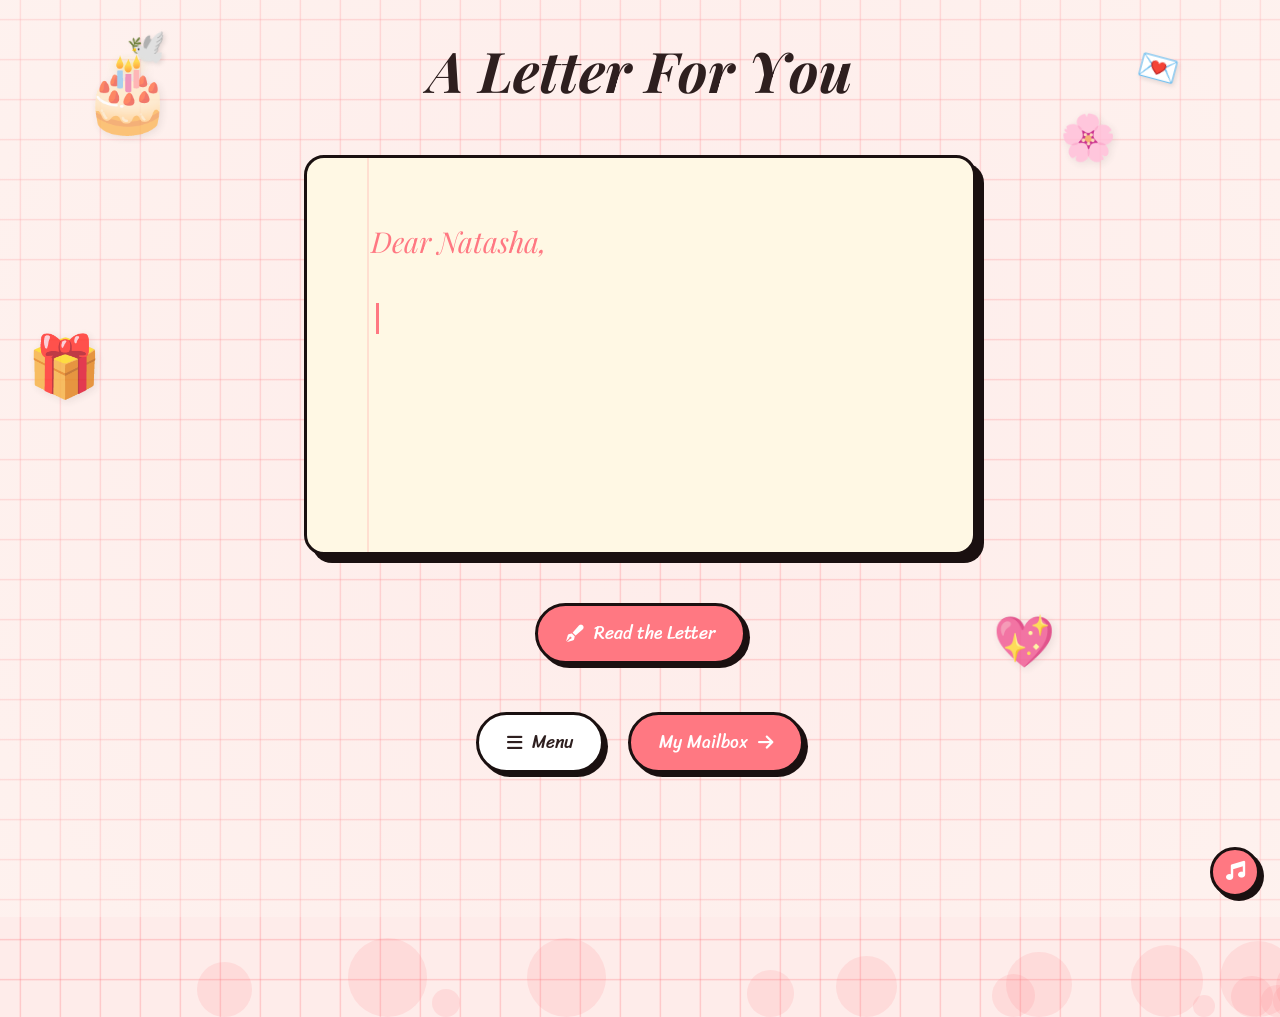
<file: letter.html>
<!DOCTYPE html>
<html lang="en">
<head>
    <meta charset="UTF-8">
    <meta name="viewport" content="width=device-width, initial-scale=1.0">
    <title>A Letter for Natasha 💌</title>
    <link href="https://fonts.googleapis.com/css2?family=Playfair+Display:ital,wght@0,400;0,700;1,400;1,700&family=Dancing+Script:wght@500;700&family=Sriracha&display=swap" rel="stylesheet">
    <link rel="stylesheet" href="https://cdnjs.cloudflare.com/ajax/libs/font-awesome/6.5.1/css/all.min.css">
    <link rel="stylesheet" href="styles.css">
    <style>
        .letter-wrap {
            max-width: 800px;
            margin: 0 auto;
            padding: 5rem 5% 6rem;
        }

        .letter-card {
            background: #fff8e4;
            border: 3px solid var(--black);
            border-radius: 20px;
            padding: 4rem;
            box-shadow: 8px 8px 0 var(--black);
            position: relative;
            min-height: 400px;
            overflow: hidden;
        }

        .letter-card::after {
            content: '';
            position: absolute;
            top: 0; left: 60px; bottom: 0;
            width: 2px;
            background: rgba(255, 120, 130, 0.2);
        }

        .letter-to {
            font-family: 'Playfair Display';
            font-style: italic;
            font-size: 1.8rem;
            color: var(--pink);
            margin-bottom: 2rem;
        }

        .letter-body {
            font-family: 'Dancing Script';
            font-size: 1.6rem;
            line-height: 1.8;
            color: var(--text-dark);
            white-space: pre-wrap;
        }

        .cursor {
            display: inline-block;
            width: 3px;
            height: 1.2em;
            background: var(--pink);
            margin-left: 5px;
            animation: blink 0.8s infinite;
            vertical-align: middle;
        }

        @keyframes blink { 50% { opacity: 0; } }

        .sig {
            text-align: right;
            margin-top: 3rem;
            font-family: 'Dancing Script';
            font-size: 2rem;
            color: var(--gold);
            opacity: 0;
            transition: opacity 1s;
        }
    </style>
</head>
<body class="grid-bg">
    <script src="decor.js"></script>

    <!-- Header Stickers -->
    <div class="sticker" style="top: 20px; left: 10%; transform: rotate(-10deg);">🕊️</div>
    <div class="sticker" style="top: 40px; right: 8%; transform: rotate(15deg);">💌</div>

    <div class="page-container page-flip-in">
        <div class="letter-wrap" style="padding-top: 2rem;">
            <h1 class="sec-head poppy-text" style="margin-bottom: 3rem;"><span>A</span> <span>L</span><span>e</span><span>t</span><span>t</span><span>e</span><span>r</span> <span>F</span><span>o</span><span>r</span> <span>Y</span><span>o</span><span>u</span></h1>
            
            <div class="letter-card">
                <div class="letter-to">Dear Natasha,</div>
                <div class="letter-body" id="letterText"><span class="cursor"></span></div>
                <div class="sig" id="sigText">— With all my love, your boyfriend Derrick Nelson 🌸</div>
            </div>

            <div style="text-align: center; margin-top: 3rem;">
                <button class="btn-main" id="startBtn" onclick="typeLetter()">
                    <i class="fa-solid fa-pen-fancy"></i> Read the Letter
                </button>
            </div>

            <footer class="pfooter">
                <button class="nav-btn btn-secondary" onclick="navigateTo('menu.html')">
                    <i class="fa-solid fa-bars"></i> Menu
                </button>
                <button class="nav-btn" onclick="navigateTo('mailbox.html')">
                    My Mailbox <i class="fa-solid fa-arrow-right"></i>
                </button>
            </footer>
        </div>
    </div>

    <script src="music.js"></script>
    <script>
        const TEXT = "The day you came into my life was one of the best days. I did not realise it at first — but day by day, you became closer to my heart. And now you are truly someone I treasure deeply.\n\nI wish I could take away every pain you carry alone. But know this: you are never truly alone. You can always talk any time, about anything, especially the things you cannot say to others.\n\nThis year, as you turn 18, may all your dreams come true. May laughter find you often. May love surround you always.\n\nDon't be sad, okay? Be happy sleepy head 😌 You deserve every single beautiful thing.";
        
        let i = 0;
        const speed = 40;
        const letterEl = document.getElementById('letterText');
        const cursor = letterEl.querySelector('.cursor');

        function typeLetter() {
            document.getElementById('startBtn').style.display = 'none';
            const interval = setInterval(() => {
                if (i < TEXT.length) {
                    const char = TEXT[i++];
                    if (char === '\n') {
                        cursor.insertAdjacentHTML('beforebegin', '<br>');
                    } else {
                        const span = document.createElement('span');
                        span.textContent = char;
                        span.className = 'poppy-char'; // We could add bounce here
                        cursor.insertAdjacentElement('beforebegin', span);
                    }
                } else {
                    clearInterval(interval);
                    document.getElementById('sigText').style.opacity = '1';
                }
            }, speed);
        }

        document.querySelectorAll('.poppy-text span').forEach((span, i) => {
            span.style.animationDelay = (i * 0.05) + 's';
        });

        // Floating Bubbles
        function createBubbles() {
            const container = document.body;
            for (let i = 0; i < 15; i++) {
                const bubble = document.createElement('div');
                bubble.className = 'floating-bubble';
                const size = Math.random() * 60 + 20;
                bubble.style.width = `${size}px`;
                bubble.style.height = `${size}px`;
                bubble.style.left = `${Math.random() * 100}vw`;
                bubble.style.setProperty('--x', `${(Math.random() - 0.5) * 200}px`);
                bubble.style.setProperty('--d', `${Math.random() * 10 + 10}s`);
                bubble.style.animationDelay = `${Math.random() * 5}s`;
                container.appendChild(bubble);
            }
        }
        createBubbles();

        // Mouse Parallax for Stickers
        document.addEventListener('mousemove', (e) => {
            const moveX = (e.clientX - window.innerWidth / 2) * 0.02;
            const moveY = (e.clientY - window.innerHeight / 2) * 0.02;
            document.querySelectorAll('.sticker').forEach(sticker => {
                sticker.style.transform = `translate(${moveX}px, ${moveY}px) rotate(${sticker.dataset.rot || '0'}deg)`;
            });
        });

        // Add initial rotation to stickers for parallax
        document.querySelectorAll('.sticker').forEach(sticker => {
            const currentRotation = sticker.style.transform.match(/rotate\((.*)deg\)/);
            if (currentRotation) sticker.dataset.rot = currentRotation[1];
        });
    </script>
</body>
</html>
</file>
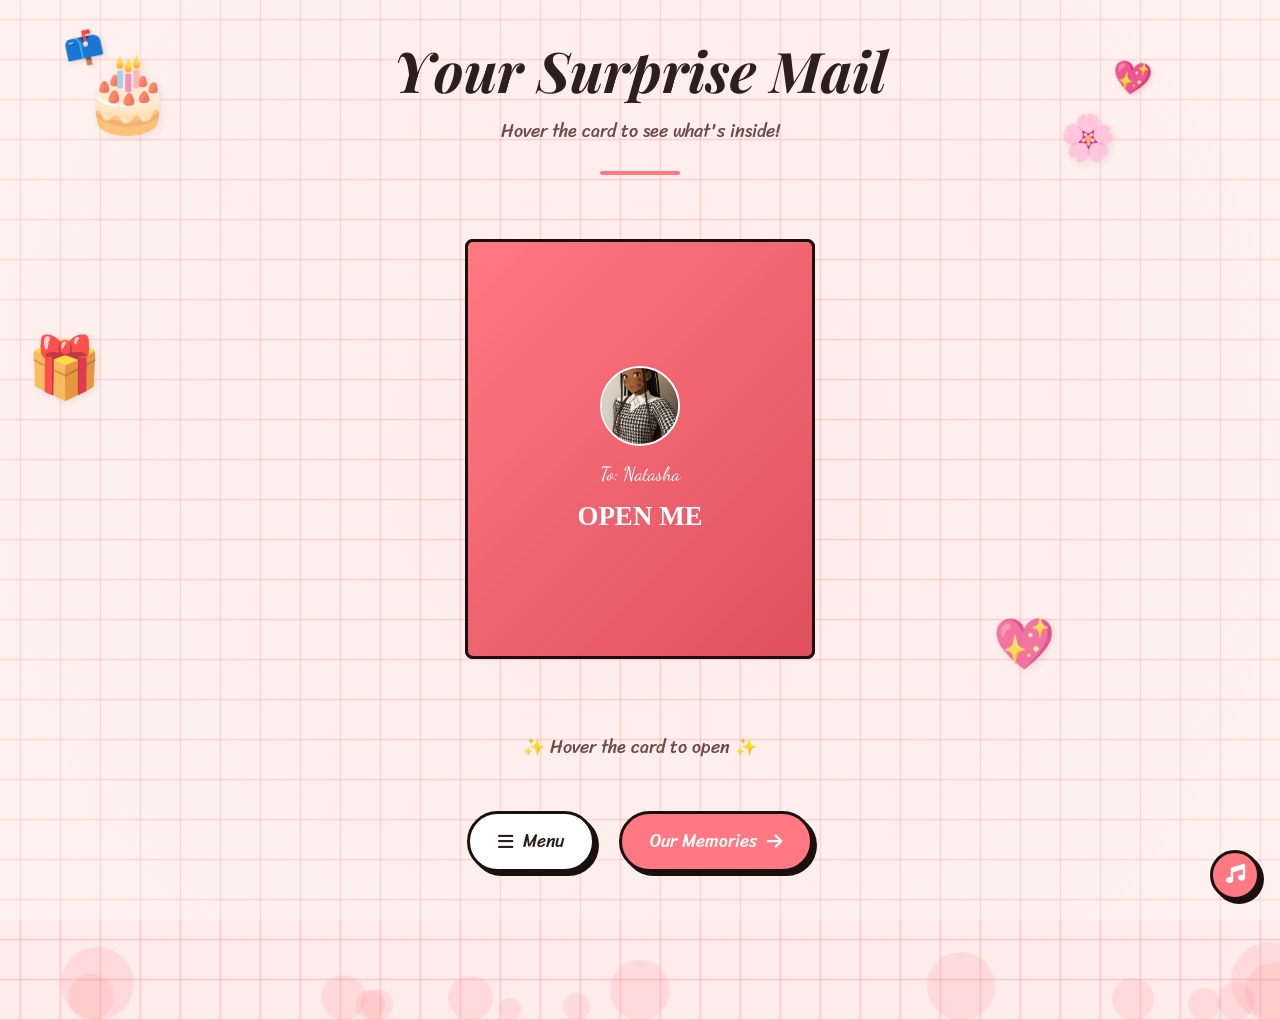
<file: mailbox.html>
<!DOCTYPE html>
<html lang="en">
<head>
    <meta charset="UTF-8">
    <meta name="viewport" content="width=device-width, initial-scale=1.0">
    <title>Natasha's Mailbox 📮</title>
    <link href="https://fonts.googleapis.com/css2?family=Playfair+Display:ital,wght@0,400;0,700;1,400;1,700&family=Dancing+Script:wght@500;700&family=Sriracha&display=swap" rel="stylesheet">
    <link rel="stylesheet" href="https://cdnjs.cloudflare.com/ajax/libs/font-awesome/6.5.1/css/all.min.css">
    <link rel="stylesheet" href="styles.css">
    <style>
        .mailscene {
            perspective: 2000px;
            display: flex;
            justify-content: center;
            align-items: center;
            min-height: 500px;
            padding: 2rem;
        }

        .mailbox {
            width: clamp(320px, 60vw, 700px);
            height: clamp(200px, 35vw, 420px);
            position: relative;
            cursor: pointer;
            transition: transform 0.6s cubic-bezier(0.34, 1.56, 0.64, 1);
        }

        .mailbox:hover {
            transform: scale(1.05) rotate(-2deg);
        }

        .mcard1, .mcard2 {
            position: absolute;
            width: 50%;
            height: 100%;
            top: 50%; left: 50%;
            transform: translate(-50%, -50%);
            border: 3px solid var(--black);
            border-radius: 8px;
        }

        .mcard1 {
            background: linear-gradient(135deg, var(--pink), var(--pink-dark));
            z-index: 2;
            transform-origin: left center;
            transition: transform 1.2s cubic-bezier(0.645, 0.045, 0.355, 1);
            display: flex;
            flex-direction: column;
            align-items: center;
            justify-content: center;
            color: white;
            padding: 2rem;
            text-align: center;
        }

        .mailbox:hover .mcard1 {
            transform: translate(-50%, -50%) rotateY(-140deg);
        }

        .mcard2 {
            background: white;
            z-index: 1;
            padding: 2rem;
            display: flex;
            flex-direction: column;
            justify-content: center;
        }

        .mail-text {
            font-family: 'Dancing Script';
            font-size: 1.4rem;
            line-height: 1.6;
            color: var(--text-dark);
            opacity: 0;
            transition: opacity 0.5s 0.8s;
        }

        .mailbox:hover .mail-text {
            opacity: 1;
        }

        .mail-hint {
            text-align: center;
            font-family: 'Sriracha';
            color: var(--text-mid);
            margin-top: 2rem;
            animation: pulse 2s infinite;
        }

        @keyframes pulse { 0%, 100% { opacity: 0.5; } 50% { opacity: 1; } }
        @media (max-width: 768px) {
            .mailbox {
                width: 90vw;
                height: 300px;
            }
            .mcard1, .mcard2 {
                width: 90%;
            }
            .mail-text {
                font-size: 1.1rem;
            }
            .mail-text h3 {
                font-size: 1.4rem;
            }
            .mail-hint {
                font-size: 0.9rem;
            }
        }

        /* Active class for mobile tap */
        .mailbox.active .mcard1 {
            transform: translate(-50%, -50%) rotateY(-140deg);
        }
        .mailbox.active .mail-text {
            opacity: 1;
        }
    </style>
</head>
<body class="grid-bg">
    <script src="decor.js"></script>

    <!-- Header Stickers -->
    <div class="sticker" style="top: 20px; left: 5%; transform: rotate(-12deg);">📫</div>
    <div class="sticker" style="top: 50px; right: 10%; transform: rotate(8deg);">💖</div>

    <div class="page-container page-flip-in">
        <header style="padding-top: 2rem; text-align: center;">
            <h1 class="sec-head poppy-text"><span>Y</span><span>o</span><span>u</span><span>r</span> <span>S</span><span>u</span><span>r</span><span>p</span><span>r</span><span>i</span><span>s</span><span>e</span> <span>M</span><span>a</span><span>i</span><span>l</span></h1>
            <p style="color: var(--text-mid);">Hover the card to see what's inside!</p>
            <div class="divl"></div>
        </header>

        <main class="mailscene">
            <div class="mailbox">
                <!-- Front Cover -->
                <div class="mcard1">
                    <div style="width: 80px; height: 80px; margin-bottom: 1rem; border-radius: 50%; overflow: hidden; border: 2px solid white;">
                        <img src="assets/N anime.jpeg" alt="Natasha" style="width: 100%; height: 100%; object-fit: cover;">
                    </div>
                    <div style="font-family: 'Dancing Script'; font-size: 1.2rem;">To: Natasha</div>
                    <h2 style="font-family: 'Titan One'; text-transform: uppercase; margin-top: 1rem;">Open Me</h2>
                </div>
                <!-- Inside Message -->
                <div class="mcard2">
                    <div class="mail-text">
                        <h3>Happy 18th Natasha! 🥳🎂</h3>
                        <p>You bring so much warmth and light into every life you touch. Day by day you have become someone truly special and irreplaceable.</p>
                        <p>I wish you every joy, every dream come true, and all the love this world has to offer. Don't be sad, be happy 😌 You deserve every beautiful thing. 🎈</p>
                    </div>
                </div>
            </div>
        </main>

        <div class="mail-hint">✨ Hover the card to open ✨</div>

        <footer class="pfooter">
            <button class="nav-btn btn-secondary" onclick="navigateTo('menu.html')">
                <i class="fa-solid fa-bars"></i> Menu
            </button>
            <button class="nav-btn" onclick="navigateTo('memories.html')">
                Our Memories <i class="fa-solid fa-arrow-right"></i>
            </button>
        </footer>
    </div>

    <script src="music.js"></script>
    <script>
        document.querySelectorAll('.poppy-text span').forEach((span, i) => {
            span.style.animationDelay = (i * 0.05) + 's';
        });

        // Toggle active class for mobile
        const mb = document.querySelector('.mailbox');
        mb.addEventListener('click', () => {
            mb.classList.toggle('active');
        });

        // Floating Bubbles
        function createBubbles() {
            const container = document.body;
            for (let i = 0; i < 15; i++) {
                const bubble = document.createElement('div');
                bubble.className = 'floating-bubble';
                const size = Math.random() * 60 + 20;
                bubble.style.width = `${size}px`;
                bubble.style.height = `${size}px`;
                bubble.style.left = `${Math.random() * 100}vw`;
                bubble.style.setProperty('--x', `${(Math.random() - 0.5) * 200}px`);
                bubble.style.setProperty('--d', `${Math.random() * 10 + 10}s`);
                bubble.style.animationDelay = `${Math.random() * 5}s`;
                container.appendChild(bubble);
            }
        }
        createBubbles();

        // Mouse Parallax for Stickers
        document.addEventListener('mousemove', (e) => {
            const moveX = (e.clientX - window.innerWidth / 2) * 0.02;
            const moveY = (e.clientY - window.innerHeight / 2) * 0.02;
            document.querySelectorAll('.sticker').forEach(sticker => {
                sticker.style.transform = `translate(${moveX}px, ${moveY}px) rotate(${sticker.dataset.rot || '0'}deg)`;
            });
        });

        // Add initial rotation to stickers for parallax
        document.querySelectorAll('.sticker').forEach(sticker => {
            const currentRotation = sticker.style.transform.match(/rotate\((.*)deg\)/);
            if (currentRotation) sticker.dataset.rot = currentRotation[1];
        });
    </script>
</body>
</html>
</file>
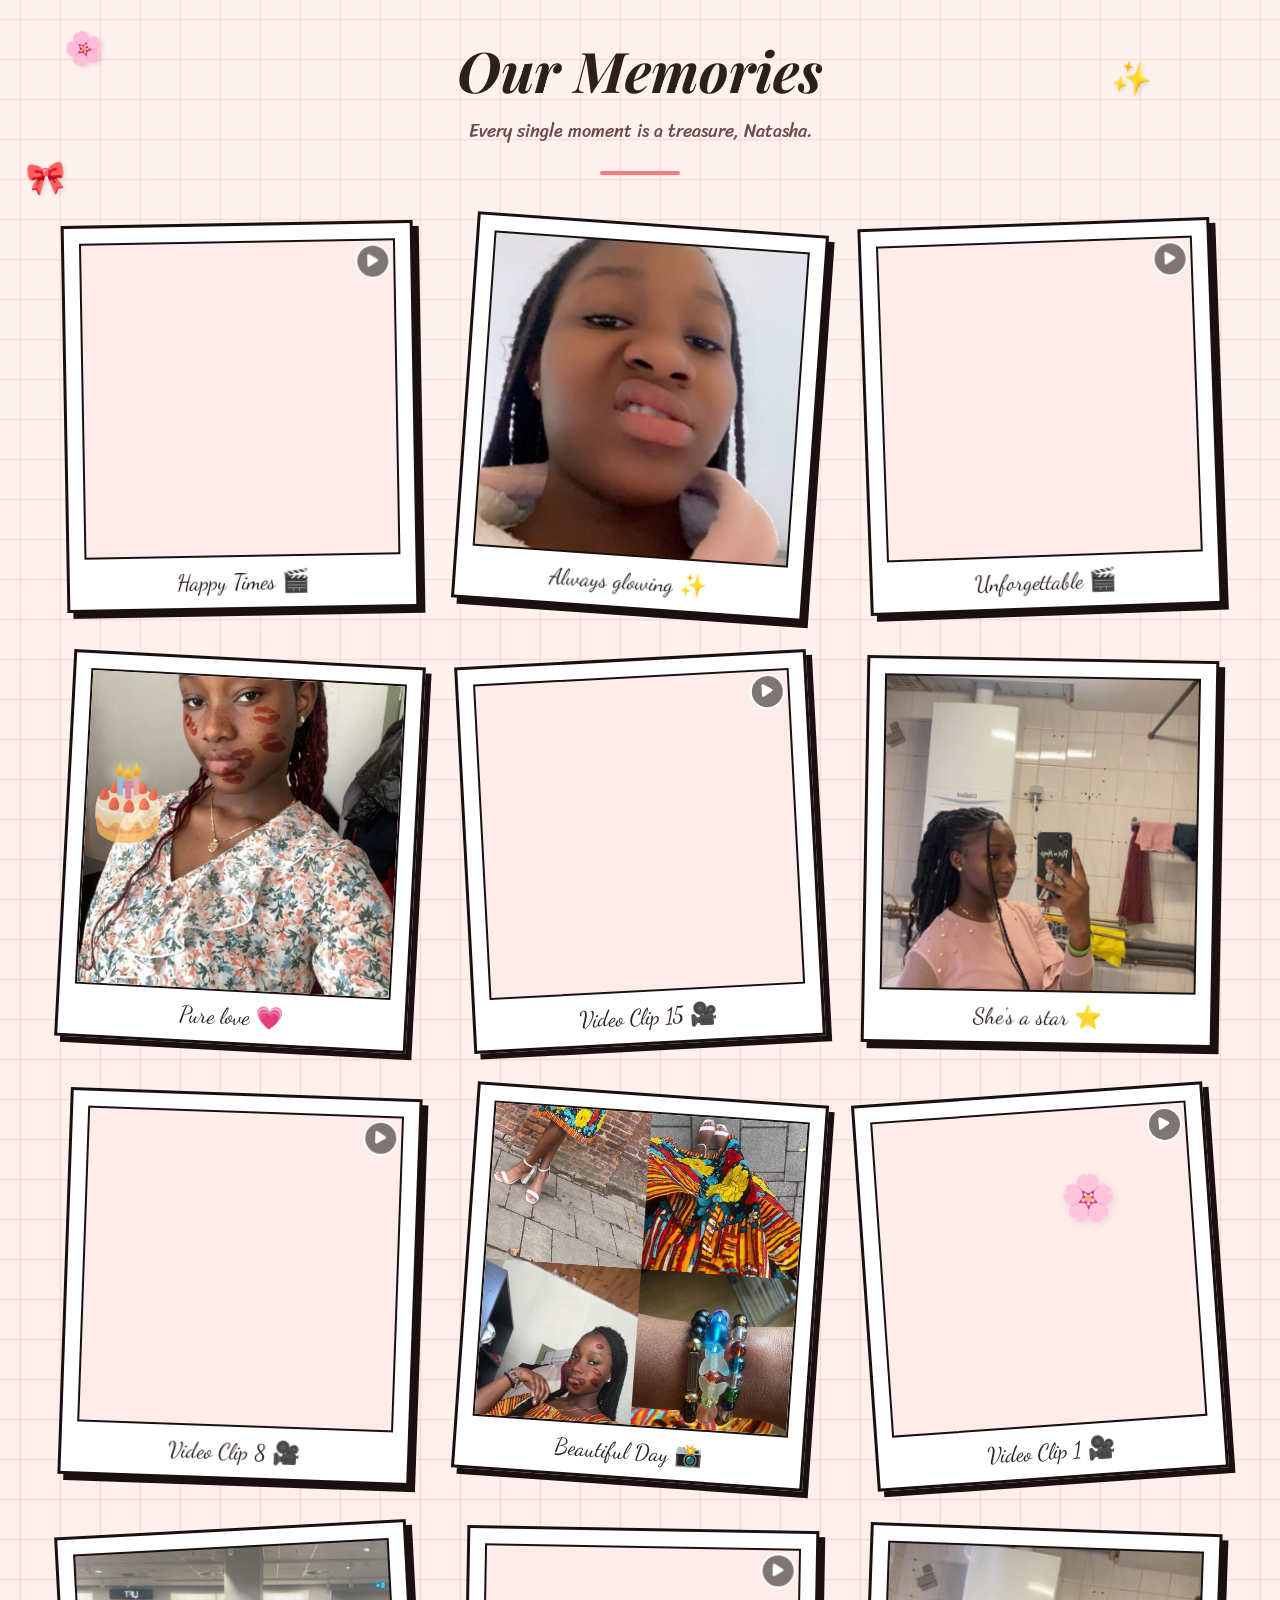
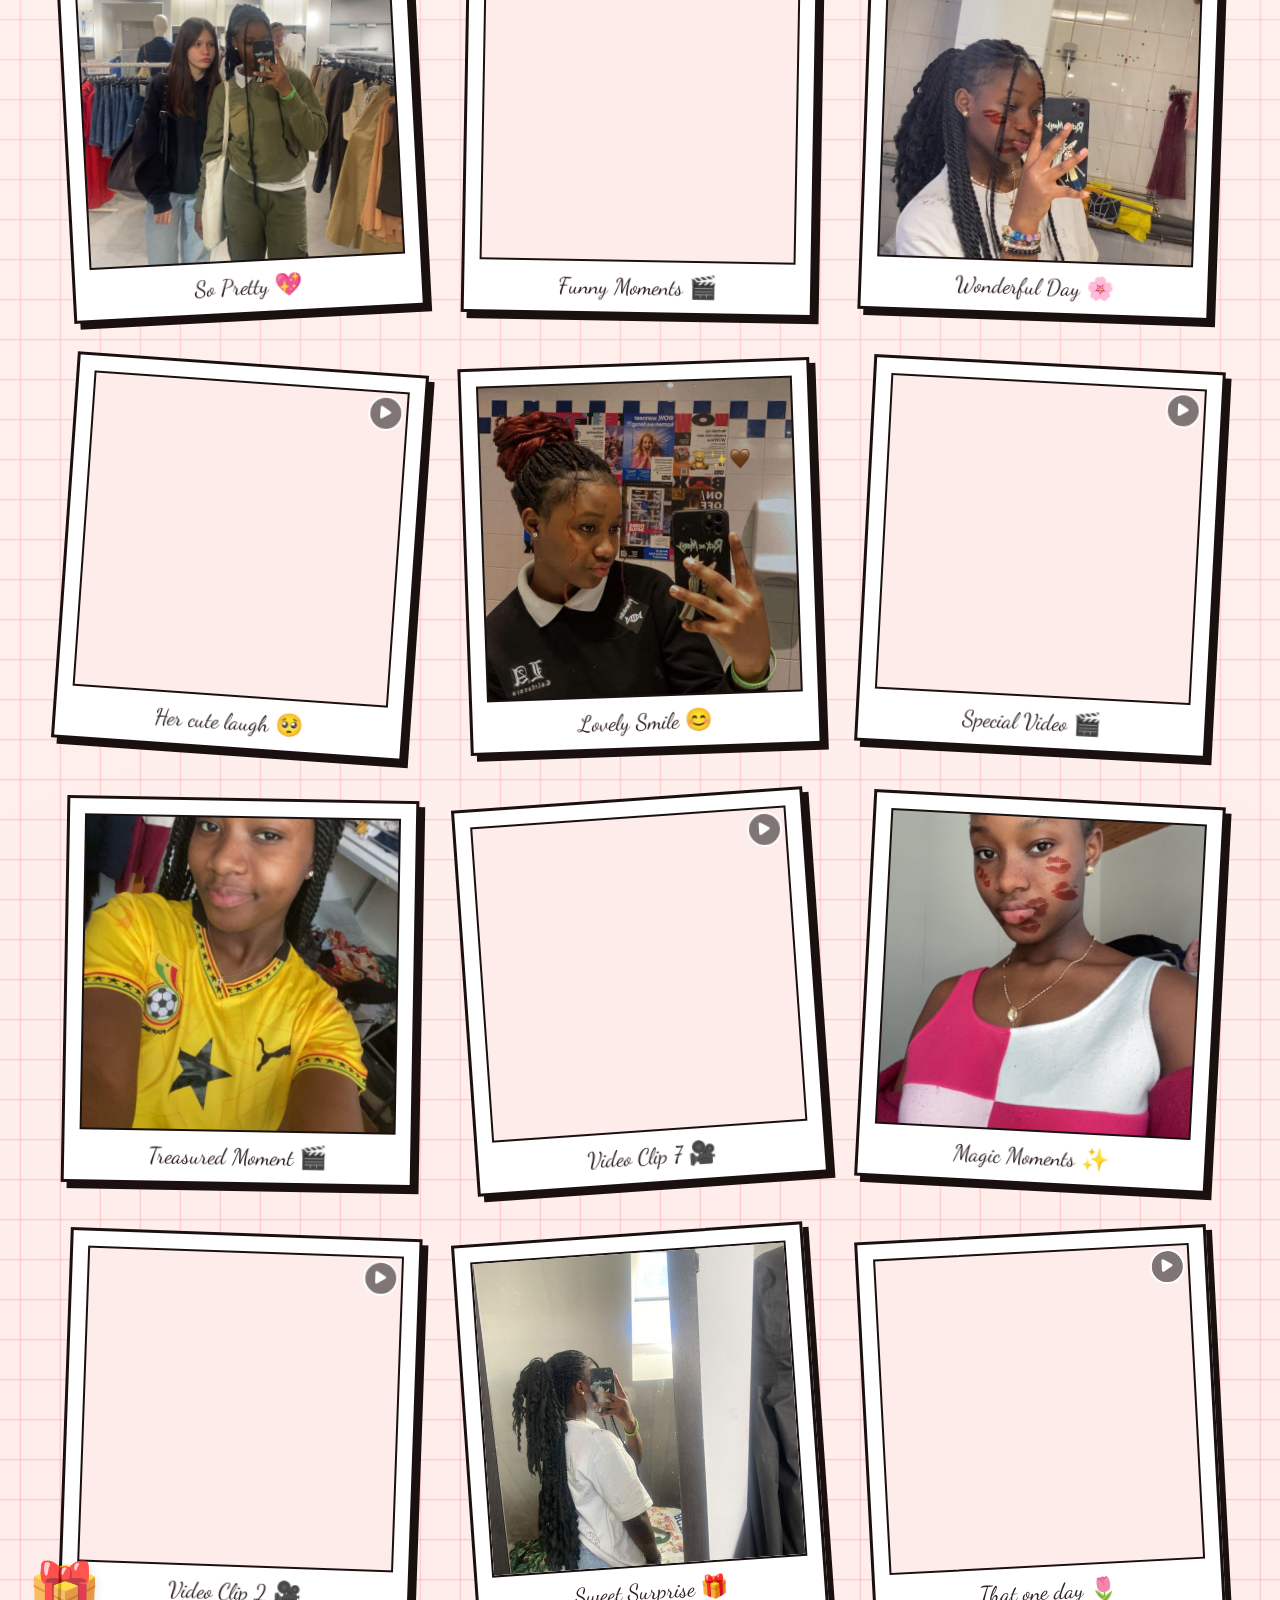
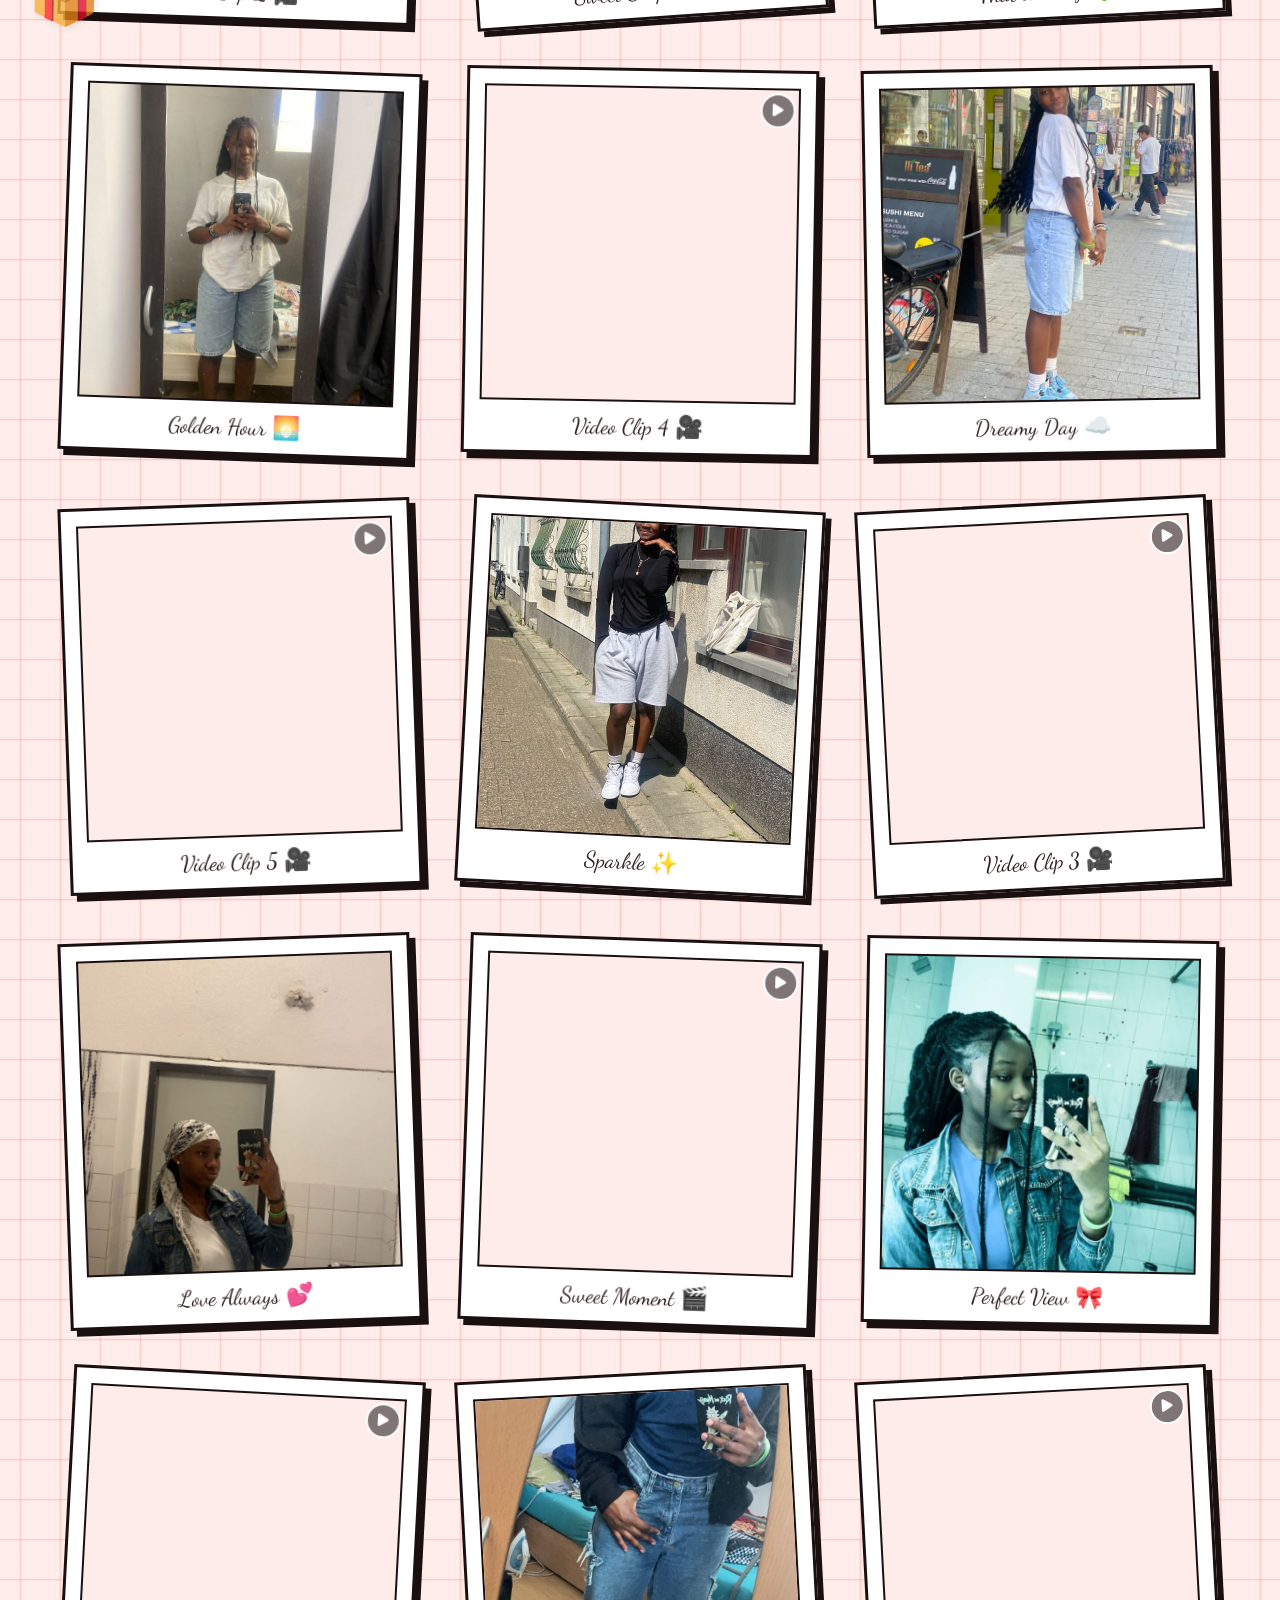
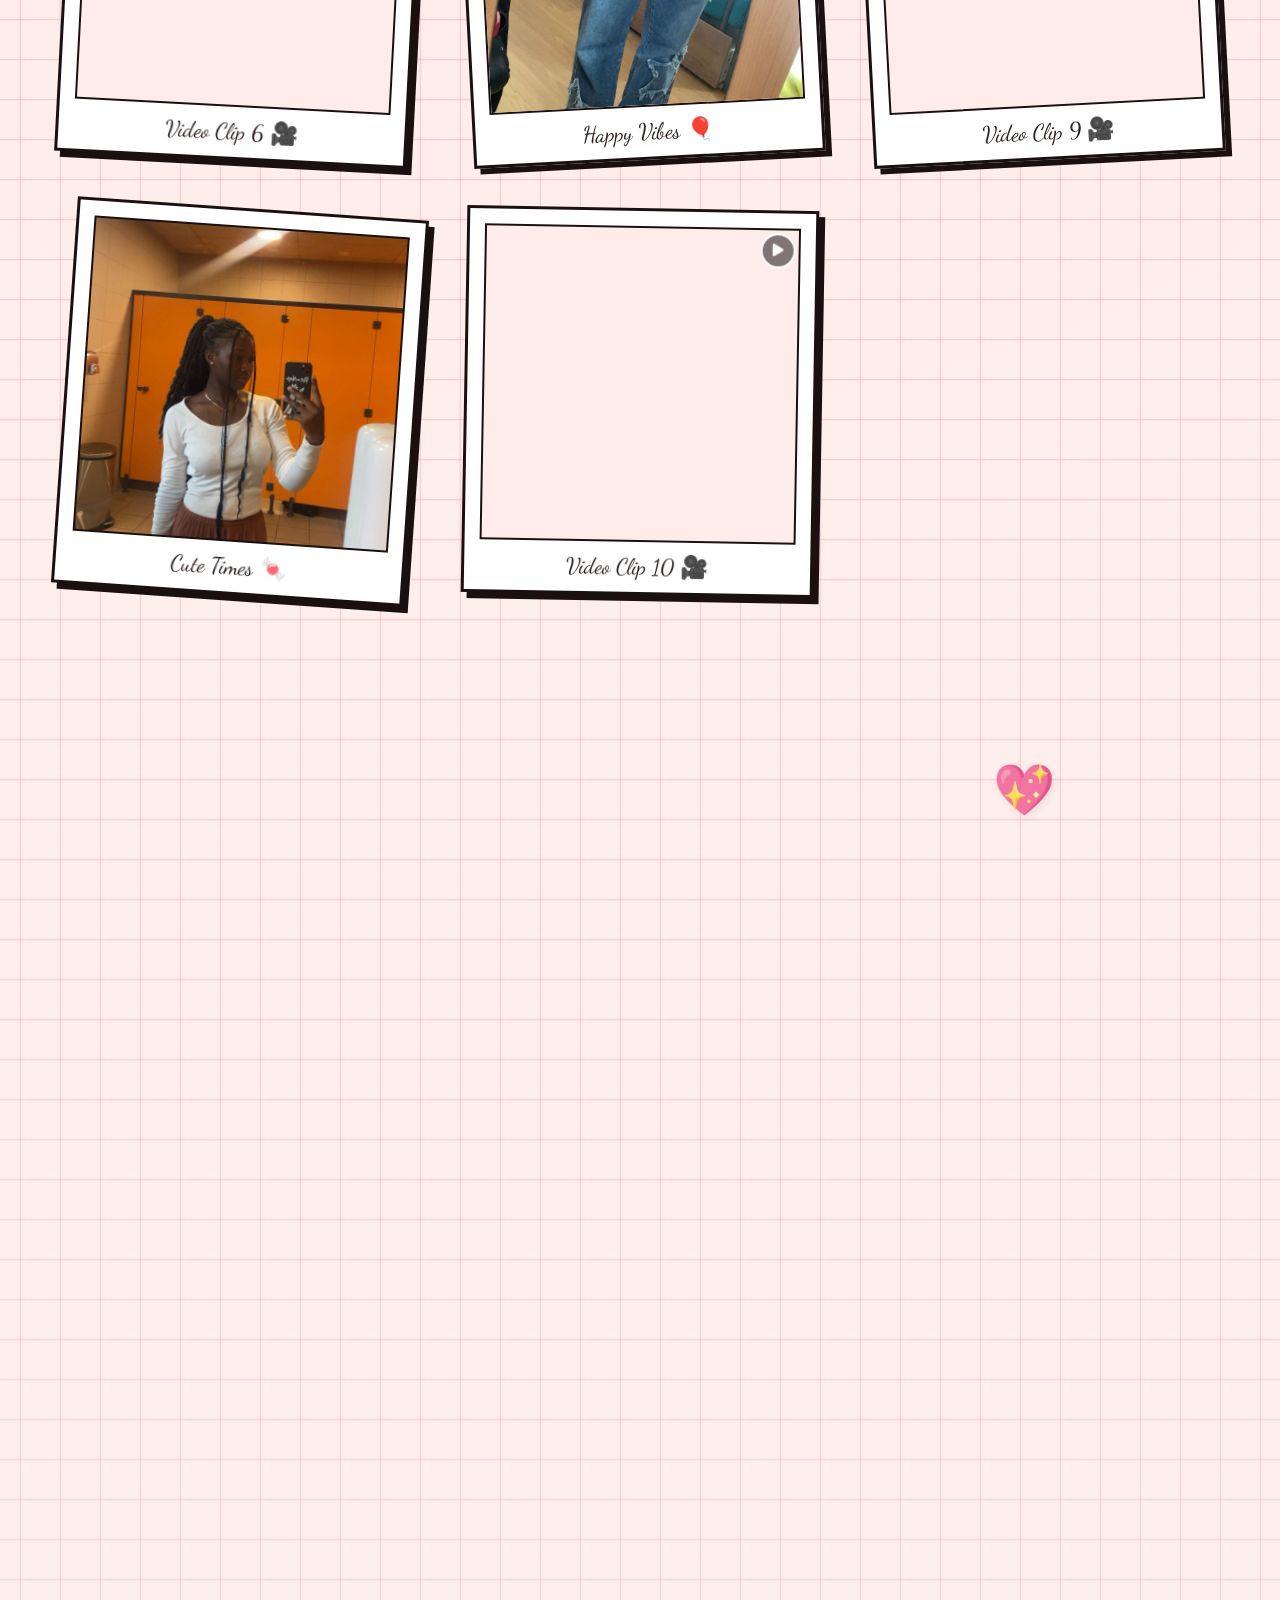
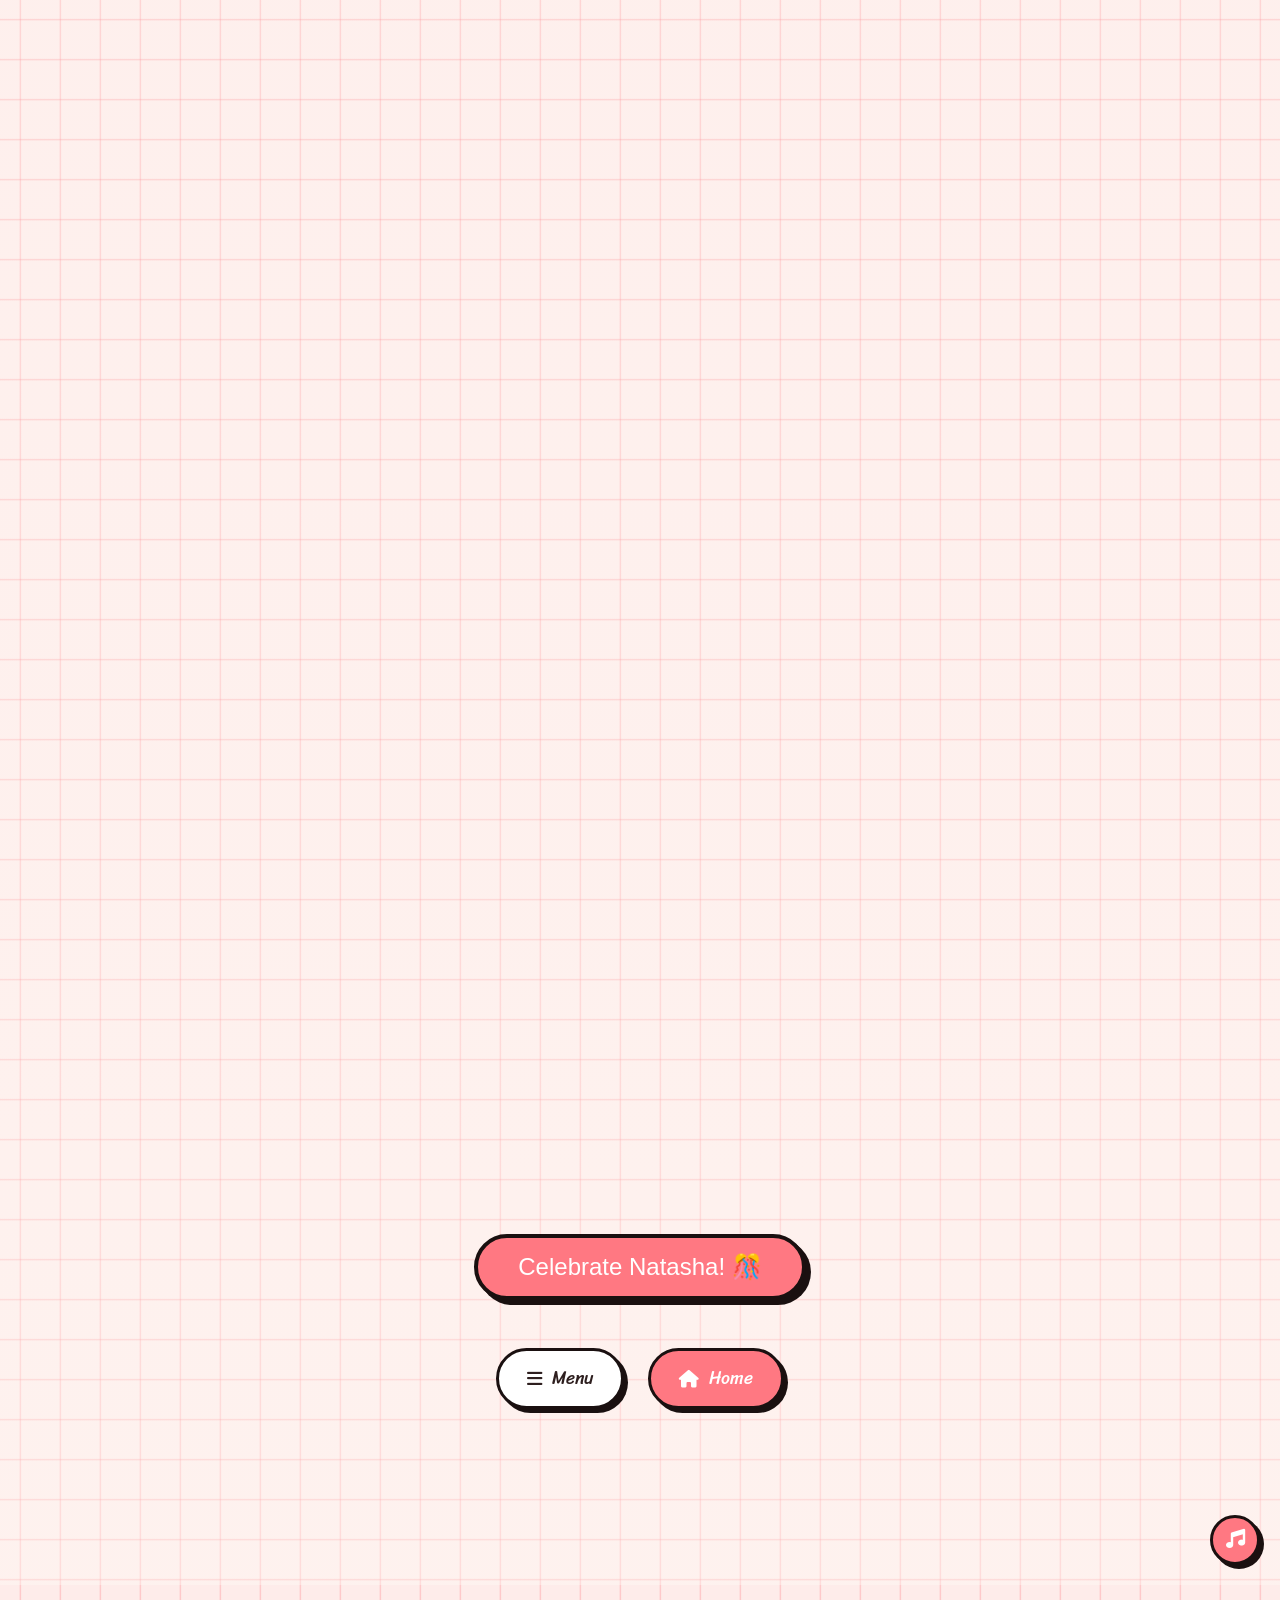
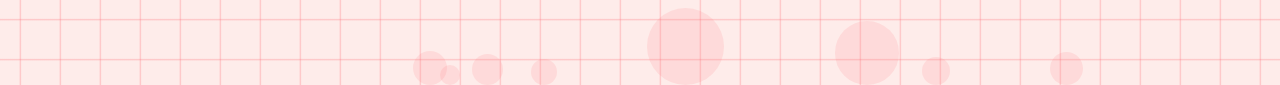
<file: memories.html>
<!DOCTYPE html>
<html lang="en">

<head>
    <meta charset="UTF-8">
    <meta name="viewport" content="width=device-width, initial-scale=1.0">
    <title>Natasha's Memories 📸</title>
    <link
        href="https://fonts.googleapis.com/css2?family=Playfair+Display:ital,wght@0,400;0,700;1,400;1,700&family=Dancing+Script:wght@500;700&family=Sriracha&display=swap"
        rel="stylesheet">
    <link rel="stylesheet" href="https://cdnjs.cloudflare.com/ajax/libs/font-awesome/6.5.1/css/all.min.css">
    <link rel="stylesheet" href="styles.css">
    <style>
        .memories-wrap {
            max-width: 1300px;
            margin: 0 auto;
            padding: 5rem 5% 8rem;
        }

        .polaroid-grid {
            display: grid;
            grid-template-columns: repeat(auto-fill, minmax(260px, 1fr));
            gap: 3rem;
            margin-top: 3rem;
        }

        .polaroid {
            background: white;
            padding: 15px 15px 50px;
            border: 3px solid var(--black);
            box-shadow: 6px 6px 0 var(--black);
            transform: rotate(var(--rot));
            transition: transform 0.3s, box-shadow 0.3s;
            position: relative;
            opacity: 0;
            transform: translateY(40px) rotate(var(--rot));
        }

        .polaroid.visible {
            opacity: 1;
            transform: translateY(0) rotate(var(--rot));
        }

        .polaroid:hover {
            transform: scale(1.05) rotate(0deg) !important;
            box-shadow: 12px 12px 0 var(--pink);
            z-index: 10;
        }

        .pol-media {
            width: 100%;
            aspect-ratio: 1;
            background: var(--pink-light);
            border: 2px solid var(--black);
            display: flex;
            align-items: center;
            justify-content: center;
            overflow: hidden;
            font-size: 3rem;
        }

        .pol-media img,
        .pol-media video {
            width: 100%;
            height: 100%;
            object-fit: cover;
        }

        .pol-cap {
            position: absolute;
            bottom: 12px;
            left: 0;
            right: 0;
            text-align: center;
            font-family: 'Dancing Script';
            font-size: 1.4rem;
            color: var(--text-dark);
        }

        .video-tag {
            position: absolute;
            top: 20px;
            right: 20px;
            background: rgba(0, 0, 0, 0.5);
            color: white;
            width: 35px;
            height: 35px;
            border-radius: 50%;
            display: flex;
            align-items: center;
            justify-content: center;
            border: 2px solid white;
            font-size: 0.9rem;
        }

        .celebrate-btn {
            background: var(--pink);
            color: white;
            padding: 15px 40px;
            font-size: 1.5rem;
            border-radius: 50px;
            border: 4px solid var(--black);
            cursor: pointer;
            box-shadow: 5px 5px 0 var(--black);
            margin-top: 4rem;
            transition: all 0.2s;
        }

        .celebrate-btn:hover {
            transform: scale(1.1);
            box-shadow: 8px 8px 0 var(--black);
        }
        @media (max-width: 768px) {
            .polaroid-grid {
                grid-template-columns: repeat(auto-fill, minmax(140px, 1fr));
                gap: 1.5rem;
                padding: 1rem;
            }
            .polaroid {
                padding: 8px 8px 30px;
                width: 100%;
            }
            .pol-cap {
                font-size: 0.9rem;
            }
            .video-tag {
                width: 30px;
                height: 30px;
                font-size: 0.8rem;
            }
            .sec-head {
                font-size: 2.5rem;
            }
        }
    </style>
</head>

<body class="grid-bg">
    <script src="decor.js"></script>

    <!-- Custom Stickers in Header Area -->
    <div class="sticker" style="top: 20px; left: 5%; transform: rotate(-15deg);">🌸</div>
    <div class="sticker" style="top: 50px; right: 10%; transform: rotate(10deg);">✨</div>
    <div class="sticker" style="top: 150px; left: 2%; transform: rotate(-5deg);">🎀</div>

    <div class="page-container page-flip-in">
        <div class="memories-wrap" style="padding-top: 2rem;">
            <header style="text-align: center; position: relative;">
                <h1 class="sec-head poppy-text"><span>O</span><span>u</span><span>r</span>
                    <span>M</span><span>e</span><span>m</span><span>o</span><span>r</span><span>i</span><span>e</span><span>s</span>
                </h1>
                <p style="color: var(--text-mid);">Every single moment is a treasure, Natasha.</p>
                <div class="divl"></div>
            </header>

            <main class="polaroid-grid">
                <!-- 51 Unique Polaroids (24 Photos + 27 Videos) -->

                <div class="polaroid" style="--rot:-1deg;">
                    <div class="video-tag"><i class="fa-solid fa-play"></i></div>
                    <div class="pol-media"><video src="assets/WhatsApp Video 2026-04-22 at 15.35.54.mp4" loop
                            muted playsinline preload="metadata"></video></div>
                    <div class="pol-cap">Happy Times 🎬</div>
                </div>
                <div class="polaroid" style="--rot:4deg;">
                    <div class="pol-media"><img src="assets/pic 1.jpeg" alt="Memory"></div>
                    <div class="pol-cap">Always glowing ✨</div>
                </div>
                <div class="polaroid" style="--rot:-2deg;">
                    <div class="video-tag"><i class="fa-solid fa-play"></i></div>
                    <div class="pol-media"><video src="assets/WhatsApp Video 2026-04-22 at 15.35.57.mp4" loop
                            muted playsinline preload="metadata"></video></div>
                    <div class="pol-cap">Unforgettable 🎬</div>
                </div>
                <div class="polaroid" style="--rot:3deg;">
                    <div class="pol-media"><img src="assets/pic 2.jpeg" alt="Memory"></div>
                    <div class="pol-cap">Pure love 💗</div>
                </div>
                <div class="polaroid" style="--rot:-3deg;">
                    <div class="video-tag"><i class="fa-solid fa-play"></i></div>
                    <div class="pol-media"><video src="assets/WhatsApp Video 2026-04-23 at 14.15.05.mp4" loop
                            muted playsinline preload="metadata"></video></div>
                    <div class="pol-cap">Video Clip 15 🎥</div>
                </div>
                <div class="polaroid" style="--rot:1deg;">
                    <div class="pol-media"><img src="assets/pic 3.jpeg" alt="Memory"></div>
                    <div class="pol-cap">She's a star ⭐</div>
                </div>
                <div class="polaroid" style="--rot:2deg;">
                    <div class="video-tag"><i class="fa-solid fa-play"></i></div>
                    <div class="pol-media"><video src="assets/WhatsApp Video 2026-04-23 at 14.14.38.mp4" loop
                            muted playsinline preload="metadata"></video></div>
                    <div class="pol-cap">Video Clip 8 🎥</div>
                </div>
                <div class="polaroid" style="--rot:4deg;">
                    <div class="pol-media"><img src="assets/WhatsApp Image 2026-04-22 at 15.35.50 (1).jpeg"
                            alt="Memory"></div>
                    <div class="pol-cap">Beautiful Day 📸</div>
                </div>
                <div class="polaroid" style="--rot:-4deg;">
                    <div class="video-tag"><i class="fa-solid fa-play"></i></div>
                    <div class="pol-media"><video src="assets/WhatsApp Video 2026-04-23 at 14.14.21.mp4" loop
                            muted playsinline preload="metadata"></video></div>
                    <div class="pol-cap">Video Clip 1 🎥</div>
                </div>
                <div class="polaroid" style="--rot:-3deg;">
                    <div class="pol-media"><img src="assets/pic 4.jpeg" alt="Memory"></div>
                    <div class="pol-cap">So Pretty 💖</div>
                </div>
                <div class="polaroid" style="--rot:1deg;">
                    <div class="video-tag"><i class="fa-solid fa-play"></i></div>
                    <div class="pol-media"><video src="assets/WhatsApp Video 2026-04-22 at 15.35.58.mp4" loop
                            muted playsinline preload="metadata"></video></div>
                    <div class="pol-cap">Funny Moments 🎬</div>
                </div>
                <div class="polaroid" style="--rot:2deg;">
                    <div class="pol-media"><img src="assets/WhatsApp Image 2026-04-22 at 15.35.50.jpeg" alt="Memory">
                    </div>
                    <div class="pol-cap">Wonderful Day 🌸</div>
                </div>
                <div class="polaroid" style="--rot:4deg;">
                    <div class="video-tag"><i class="fa-solid fa-play"></i></div>
                    <div class="pol-media"><video src="assets/WhatsApp Video 2026-04-22 at 15.35.48.mp4" loop
                            muted playsinline preload="metadata"></video></div>
                    <div class="pol-cap">Her cute laugh 🥺</div>
                </div>
                <div class="polaroid" style="--rot:-2deg;">
                    <div class="pol-media"><img src="assets/WhatsApp Image 2026-04-22 at 15.35.55.jpeg" alt="Memory">
                    </div>
                    <div class="pol-cap">Lovely Smile 😊</div>
                </div>
                <div class="polaroid" style="--rot:3deg;">
                    <div class="video-tag"><i class="fa-solid fa-play"></i></div>
                    <div class="pol-media"><video src="assets/WhatsApp Video 2026-04-22 at 15.35.56.mp4" loop
                            muted playsinline preload="metadata"></video></div>
                    <div class="pol-cap">Special Video 🎬</div>
                </div>
                <div class="polaroid" style="--rot:1deg;">
                    <div class="pol-media"><img src="assets/WhatsApp Image 2026-04-22 at 15.35.58.jpeg" alt="Memory">
                    </div>
                    <div class="pol-cap">Treasured Moment 🎬</div>
                </div>
                <div class="polaroid" style="--rot:-4deg;">
                    <div class="video-tag"><i class="fa-solid fa-play"></i></div>
                    <div class="pol-media"><video src="assets/WhatsApp Video 2026-04-23 at 14.14.36.mp4" loop
                            muted playsinline preload="metadata"></video></div>
                    <div class="pol-cap">Video Clip 7 🎥</div>
                </div>
                <div class="polaroid" style="--rot:3deg;">
                    <div class="pol-media"><img src="assets/WhatsApp Image 2026-04-23 at 14.14.23.jpeg" alt="Memory">
                    </div>
                    <div class="pol-cap">Magic Moments ✨</div>
                </div>
                <div class="polaroid" style="--rot:2deg;">
                    <div class="video-tag"><i class="fa-solid fa-play"></i></div>
                    <div class="pol-media"><video src="assets/WhatsApp Video 2026-04-23 at 14.14.23.mp4" loop
                            muted playsinline preload="metadata"></video></div>
                    <div class="pol-cap">Video Clip 2 🎥</div>
                </div>
                <div class="polaroid" style="--rot:-4deg;">
                    <div class="pol-media"><img src="assets/WhatsApp Image 2026-04-23 at 14.14.33.jpeg" alt="Memory">
                    </div>
                    <div class="pol-cap">Sweet Surprise 🎁</div>
                </div>
                <div class="polaroid" style="--rot:-3deg;">
                    <div class="video-tag"><i class="fa-solid fa-play"></i></div>
                    <div class="pol-media"><video src="assets/WhatsApp Video 2026-04-22 at 15.35.49.mp4" loop
                            muted playsinline preload="metadata"></video></div>
                    <div class="pol-cap">That one day 🌷</div>
                </div>
                <div class="polaroid" style="--rot:2deg;">
                    <div class="pol-media"><img src="assets/WhatsApp Image 2026-04-23 at 14.14.34.jpeg" alt="Memory">
                    </div>
                    <div class="pol-cap">Golden Hour 🌅</div>
                </div>
                <div class="polaroid" style="--rot:1deg;">
                    <div class="video-tag"><i class="fa-solid fa-play"></i></div>
                    <div class="pol-media"><video src="assets/WhatsApp Video 2026-04-23 at 14.14.32.mp4" loop
                            muted playsinline preload="metadata"></video></div>
                    <div class="pol-cap">Video Clip 4 🎥</div>
                </div>
                <div class="polaroid" style="--rot:-1deg;">
                    <div class="pol-media"><img src="assets/WhatsApp Image 2026-04-23 at 14.14.35.jpeg" alt="Memory">
                    </div>
                    <div class="pol-cap">Dreamy Day ☁️</div>
                </div>
                <div class="polaroid" style="--rot:-2deg;">
                    <div class="video-tag"><i class="fa-solid fa-play"></i></div>
                    <div class="pol-media"><video src="assets/WhatsApp Video 2026-04-23 at 14.14.33.mp4" loop
                            muted playsinline preload="metadata"></video></div>
                    <div class="pol-cap">Video Clip 5 🎥</div>
                </div>
                <div class="polaroid" style="--rot:3deg;">
                    <div class="pol-media"><img src="assets/WhatsApp Image 2026-04-23 at 14.14.37.jpeg" alt="Memory">
                    </div>
                    <div class="pol-cap">Sparkle ✨</div>
                </div>
                <div class="polaroid" style="--rot:-3deg;">
                    <div class="video-tag"><i class="fa-solid fa-play"></i></div>
                    <div class="pol-media"><video src="assets/WhatsApp Video 2026-04-23 at 14.14.27.mp4" loop
                            muted playsinline preload="metadata"></video></div>
                    <div class="pol-cap">Video Clip 3 🎥</div>
                </div>
                <div class="polaroid" style="--rot:-2deg;">
                    <div class="pol-media"><img src="assets/WhatsApp Image 2026-04-23 at 14.14.41.jpeg" alt="Memory">
                    </div>
                    <div class="pol-cap">Love Always 💕</div>
                </div>
                <div class="polaroid" style="--rot:2deg;">
                    <div class="video-tag"><i class="fa-solid fa-play"></i></div>
                    <div class="pol-media"><video src="assets/WhatsApp Video 2026-04-22 at 15.35.52.mp4" loop
                            muted playsinline preload="metadata"></video></div>
                    <div class="pol-cap">Sweet Moment 🎬</div>
                </div>
                <div class="polaroid" style="--rot:1deg;">
                    <div class="pol-media"><img src="assets/WhatsApp Image 2026-04-23 at 14.14.43.jpeg" alt="Memory">
                    </div>
                    <div class="pol-cap">Perfect View 🎀</div>
                </div>
                <div class="polaroid" style="--rot:3deg;">
                    <div class="video-tag"><i class="fa-solid fa-play"></i></div>
                    <div class="pol-media"><video src="assets/WhatsApp Video 2026-04-23 at 14.14.34.mp4" loop
                            muted playsinline preload="metadata"></video></div>
                    <div class="pol-cap">Video Clip 6 🎥</div>
                </div>
                <div class="polaroid" style="--rot:-3deg;">
                    <div class="pol-media"><img src="assets/WhatsApp Image 2026-04-23 at 14.15.00.jpeg" alt="Memory">
                    </div>
                    <div class="pol-cap">Happy Vibes 🎈</div>
                </div>
                <div class="polaroid" style="--rot:-3deg;">
                    <div class="video-tag"><i class="fa-solid fa-play"></i></div>
                    <div class="pol-media"><video src="assets/WhatsApp Video 2026-04-23 at 14.14.39.mp4" loop
                            muted playsinline preload="metadata"></video></div>
                    <div class="pol-cap">Video Clip 9 🎥</div>
                </div>
                <div class="polaroid" style="--rot:4deg;">
                    <div class="pol-media"><img src="assets/WhatsApp Image 2026-04-23 at 14.15.51.jpeg" alt="Memory">
                    </div>
                    <div class="pol-cap">Cute Times 🍬</div>
                </div>
                <div class="polaroid" style="--rot:1deg;">
                    <div class="video-tag"><i class="fa-solid fa-play"></i></div>
                    <div class="pol-media"><video src="assets/WhatsApp Video 2026-04-23 at 14.14.40.mp4" loop
                            muted playsinline preload="metadata"></video></div>
                    <div class="pol-cap">Video Clip 10 🎥</div>
                </div>
                <div class="polaroid" style="--rot:-2deg;">
                    <div class="pol-media"><img src="assets/WhatsApp Image 2026-04-23 at 14.16.00 (1).jpeg"
                            alt="Memory"></div>
                    <div class="pol-cap">Special Memory 🌷</div>
                </div>
                <div class="polaroid" style="--rot:-2deg;">
                    <div class="video-tag"><i class="fa-solid fa-play"></i></div>
                    <div class="pol-media"><video src="assets/WhatsApp Video 2026-04-23 at 14.14.42.mp4" loop
                            muted playsinline preload="metadata"></video></div>
                    <div class="pol-cap">Video Clip 11 🎥</div>
                </div>
                <div class="polaroid" style="--rot:1deg;">
                    <div class="pol-media"><img src="assets/WhatsApp Image 2026-04-23 at 14.16.00.jpeg" alt="Memory">
                    </div>
                    <div class="pol-cap">Glow Girl 💅</div>
                </div>
                <div class="polaroid" style="--rot:3deg;">
                    <div class="video-tag"><i class="fa-solid fa-play"></i></div>
                    <div class="pol-media"><video src="assets/WhatsApp Video 2026-04-23 at 14.14.44.mp4" loop
                            muted playsinline preload="metadata"></video></div>
                    <div class="pol-cap">Video Clip 12 🎥</div>
                </div>
                <div class="polaroid" style="--rot:3deg;">
                    <div class="pol-media"><img src="assets/pic 5.jpeg" alt="Memory"></div>
                    <div class="pol-cap">Party Mode 🥳</div>
                </div>
                <div class="polaroid" style="--rot:-4deg;">
                    <div class="video-tag"><i class="fa-solid fa-play"></i></div>
                    <div class="pol-media"><video src="assets/WhatsApp Video 2026-04-23 at 14.14.47.mp4" loop
                            muted playsinline preload="metadata"></video></div>
                    <div class="pol-cap">Video Clip 13 🎥</div>
                </div>
                <div class="polaroid" style="--rot:-4deg;">
                    <div class="pol-media"><img src="assets/pic 6.jpeg" alt="Memory"></div>
                    <div class="pol-cap">Stunning 🌟</div>
                </div>
                <div class="polaroid" style="--rot:2deg;">
                    <div class="video-tag"><i class="fa-solid fa-play"></i></div>
                    <div class="pol-media"><video src="assets/WhatsApp Video 2026-04-23 at 14.14.58.mp4" loop
                            muted playsinline preload="metadata"></video></div>
                    <div class="pol-cap">Video Clip 14 🎥</div>
                </div>
                <div class="polaroid" style="--rot:2deg;">
                    <div class="pol-media"><img src="assets/pic 7.jpeg" alt="Memory"></div>
                    <div class="pol-cap">Puppy Love 🐶</div>
                </div>
                <div class="polaroid" style="--rot:1deg;">
                    <div class="video-tag"><i class="fa-solid fa-play"></i></div>
                    <div class="pol-media"><video src="assets/WhatsApp Video 2026-04-23 at 14.15.48.mp4" loop
                            muted playsinline preload="metadata"></video></div>
                    <div class="pol-cap">Video Clip 16 🎥</div>
                </div>
                <div class="polaroid" style="--rot:-1deg;">
                    <div class="pol-media"><img src="assets/pic 8.jpeg" alt="Memory"></div>
                    <div class="pol-cap">Aesthetic Queen 👑</div>
                </div>
                <div class="polaroid" style="--rot:-2deg;">
                    <div class="video-tag"><i class="fa-solid fa-play"></i></div>
                    <div class="pol-media"><video src="assets/WhatsApp Video 2026-04-23 at 14.15.49.mp4" loop
                            muted playsinline preload="metadata"></video></div>
                    <div class="pol-cap">Video Clip 17 🎥</div>
                </div>
                <div class="polaroid" style="--rot:3deg;">
                    <div class="pol-media"><img src="assets/pic 9.jpeg" alt="Memory"></div>
                    <div class="pol-cap">You've Got Mail! 💌</div>
                </div>
                <div class="polaroid" style="--rot:3deg;">
                    <div class="video-tag"><i class="fa-solid fa-play"></i></div>
                    <div class="pol-media"><video src="assets/WhatsApp Video 2026-04-23 at 14.15.50.mp4" loop
                            muted playsinline preload="metadata"></video></div>
                    <div class="pol-cap">Video Clip 18 🎥</div>
                </div>
                <div class="polaroid" style="--rot:-4deg;">
                    <div class="video-tag"><i class="fa-solid fa-play"></i></div>
                    <div class="pol-media"><video src="assets/WhatsApp Video 2026-04-23 at 14.15.59.mp4" loop
                            muted playsinline preload="metadata"></video></div>
                    <div class="pol-cap">Video Clip 19 🎥</div>
                </div>
                <div class="polaroid" style="--rot:2deg;">
                    <div class="video-tag"><i class="fa-solid fa-play"></i></div>
                    <div class="pol-media"><video src="assets/WhatsApp Video 2026-04-23 at 14.16.02.mp4" loop
                            muted playsinline preload="metadata"></video></div>
                    <div class="pol-cap">Video Clip 20 🎥</div>
                </div>
            </main>

            <div style="text-align: center;">
                <button class="celebrate-btn" onclick="celebrate()">
                    Celebrate Natasha! 🎊
                </button>
            </div>

            <footer class="pfooter">
                <button class="nav-btn btn-secondary" onclick="navigateTo('menu.html')">
                    <i class="fa-solid fa-bars"></i> Menu
                </button>
                <button class="nav-btn" onclick="navigateTo('index.html')">
                    <i class="fa-solid fa-house"></i> Home
                </button>
            </footer>
        </div>
    </div>

    <script src="music.js"></script>
    <script>
        document.querySelectorAll('.polaroid').forEach((p, i) => {
            setTimeout(() => {
                p.classList.add('visible');
            }, 300 + (i * 100));
        });

        function celebrate() {
            createConfetti();
            setTimeout(() => {
                alert("Happy 18th Birthday Natasha! You are loved! ❤️");
            }, 500);
        }

        function createConfetti() {
            const colors = ['#FF7882', '#feecea', '#d4a96a', '#ffffff', '#ffd6d9'];
            for (let i = 0; i < 50; i++) {
                const confetti = document.createElement('div');
                confetti.className = 'confetti';
                confetti.style.left = Math.random() * 100 + 'vw';
                confetti.style.backgroundColor = colors[Math.floor(Math.random() * colors.length)];
                confetti.style.width = Math.random() * 8 + 5 + 'px';
                confetti.style.height = confetti.style.width;
                confetti.style.animation = `confetti-fall ${Math.random() * 2 + 2}s linear forwards`;
                document.body.appendChild(confetti);
                setTimeout(() => confetti.remove(), 4000);
            }
        }

        document.querySelectorAll('.poppy-text span').forEach((span, i) => {
            span.style.animationDelay = (i * 0.05) + 's';
        });

        // Floating Bubbles - Optimized count
        function createBubbles() {
            const container = document.body;
            for (let i = 0; i < 8; i++) { // Reduced count from 15 to 8 for performance
                const bubble = document.createElement('div');
                bubble.className = 'floating-bubble';
                const size = Math.random() * 60 + 20;
                bubble.style.width = `${size}px`;
                bubble.style.height = `${size}px`;
                bubble.style.left = `${Math.random() * 100}vw`;
                bubble.style.setProperty('--x', `${(Math.random() - 0.5) * 200}px`);
                bubble.style.setProperty('--d', `${Math.random() * 10 + 10}s`);
                bubble.style.animationDelay = `${Math.random() * 5}s`;
                bubble.style.willChange = 'transform'; // Hardware acceleration
                container.appendChild(bubble);
            }
        }
        createBubbles();

        // Mouse Parallax for Stickers - Throttled & Cached
        const stickers = document.querySelectorAll('.sticker');
        stickers.forEach(sticker => {
            const currentRotation = sticker.style.transform.match(/rotate\((.*)deg\)/);
            if (currentRotation) sticker.dataset.rot = currentRotation[1];
            sticker.style.willChange = 'transform'; // Hint GPU
        });

        let ticking = false;
        document.addEventListener('mousemove', (e) => {
            if (!ticking) {
                window.requestAnimationFrame(() => {
                    const moveX = (e.clientX - window.innerWidth / 2) * 0.015;
                    const moveY = (e.clientY - window.innerHeight / 2) * 0.015;
                    stickers.forEach(sticker => {
                        sticker.style.transform = `translate(${moveX}px, ${moveY}px) rotate(${sticker.dataset.rot || '0'}deg)`;
                    });
                    ticking = false;
                });
                ticking = true;
            }
        });
    </script>
</body>

</html>
</file>
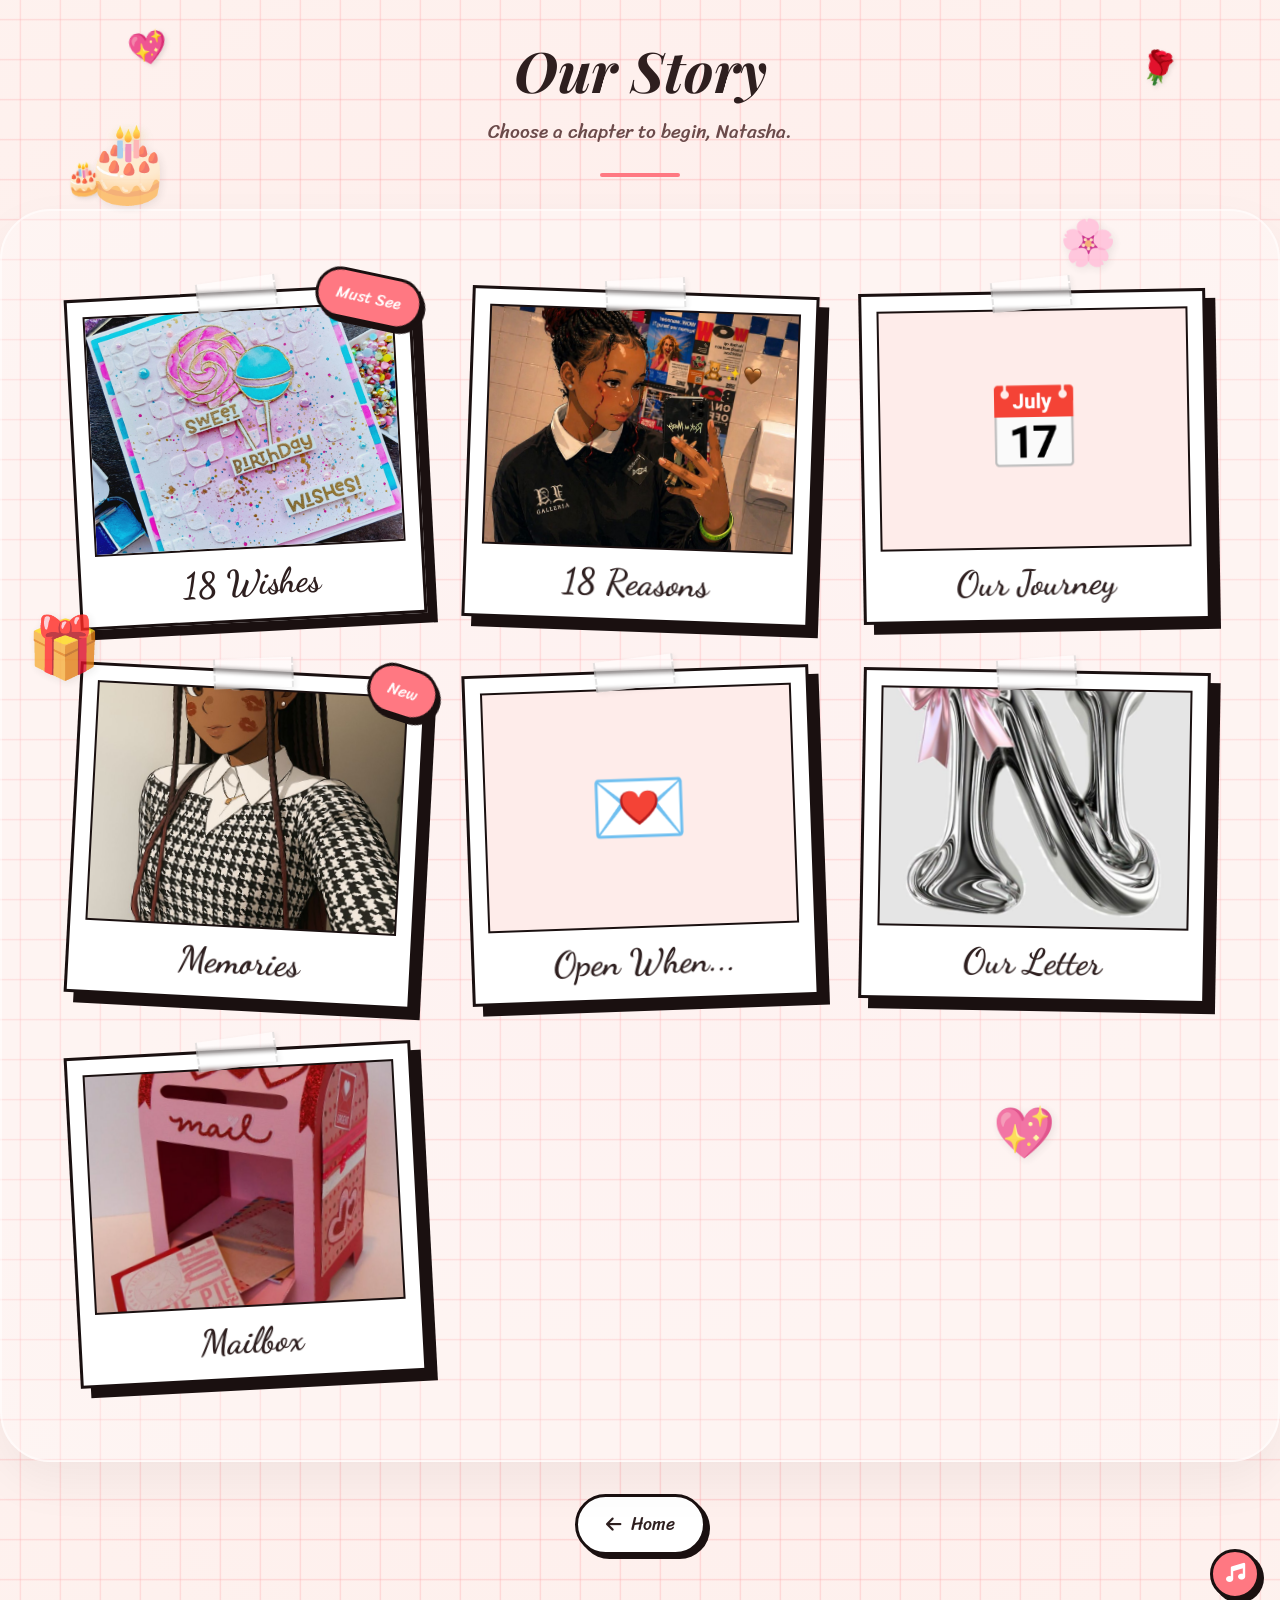
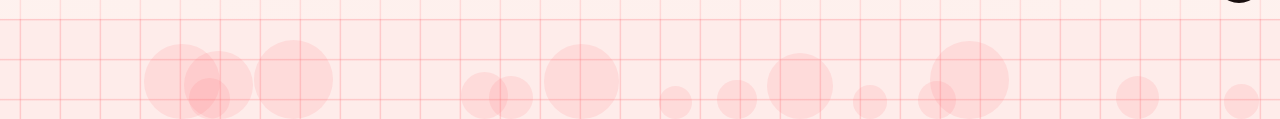
<file: menu.html>
<!DOCTYPE html>
<html lang="en">

<head>
    <meta charset="UTF-8">
    <meta name="viewport" content="width=device-width, initial-scale=1.0">
    <title>Natasha's Chapters 💕</title>
    <link
        href="https://fonts.googleapis.com/css2?family=Playfair+Display:ital,wght@0,400;0,700;1,400;1,700&family=Dancing+Script:wght@500;700&family=Sriracha&display=swap"
        rel="stylesheet">
    <link rel="stylesheet" href="https://cdnjs.cloudflare.com/ajax/libs/font-awesome/6.5.1/css/all.min.css">
    <link rel="stylesheet" href="styles.css">
    <style>
        .menu-grid {
            display: grid;
            grid-template-columns: repeat(auto-fit, minmax(280px, 1fr));
            gap: 3rem;
            padding: 3rem 2rem;
            max-width: 1200px;
            margin: 0 auto;
        }

        .glass-panel {
            background: rgba(255, 255, 255, 0.3);
            backdrop-filter: blur(15px);
            border-radius: 50px;
            border: 2px solid rgba(255, 255, 255, 0.5);
            padding: 2rem 1rem;
            margin: 2rem auto;
            max-width: 1300px;
            box-shadow: 0 20px 50px rgba(0,0,0,0.05);
        }

        .polaroid-card {
            background: white;
            padding: 15px 15px 70px;
            border: 3px solid var(--black);
            box-shadow: 10px 10px 0 var(--black);
            cursor: pointer;
            transition: all 0.4s cubic-bezier(0.34, 1.56, 0.64, 1);
            position: relative;
            transform: rotate(var(--rot));
            opacity: 0;
            transform: rotate(var(--rot)) translateY(30px);
        }

        .polaroid-card.visible {
            opacity: 1;
            transform: rotate(var(--rot)) translateY(0);
        }

        .polaroid-card:hover {
            transform: scale(1.1) rotate(0deg) translateY(-10px);
            box-shadow: 15px 15px 0 var(--pink);
            z-index: 10;
        }

        .pol-preview {
            width: 100%;
            height: 240px;
            background: var(--pink-light);
            border: 2px solid var(--black);
            display: flex;
            align-items: center;
            justify-content: center;
            overflow: hidden;
            font-size: 5rem;
        }

        .pol-label {
            position: absolute;
            bottom: 15px;
            left: 0;
            right: 0;
            text-align: center;
            font-family: 'Dancing Script';
            font-size: 2.2rem;
            font-weight: 700;
            color: var(--text-dark);
        }

        .badge {
            position: absolute;
            top: -15px;
            right: -15px;
            background: var(--pink);
            color: white;
            padding: 8px 18px;
            border-radius: 50px;
            font-size: 1rem;
            font-family: 'Sriracha';
            border: 3px solid var(--black);
            box-shadow: 4px 4px 0 var(--black);
            transform: rotate(15deg);
            z-index: 5;
        }

        .tape-effect {
            position: absolute;
            top: -15px;
            left: 50%;
            transform: translateX(-50%) rotate(-5deg);
            width: 80px;
            height: 30px;
            background: rgba(255, 255, 255, 0.4);
            box-shadow: 2px 2px 5px rgba(0,0,0,0.05);
            z-index: 5;
            backdrop-filter: blur(2px);
        }

        .tape-effect::after {
            content: '';
            position: absolute;
            inset: 0;
            border-left: 2px dashed rgba(0,0,0,0.1);
            border-right: 2px dashed rgba(0,0,0,0.1);
        }

        @media (max-width: 768px) {
            .menu-grid {
                grid-template-columns: repeat(auto-fit, minmax(220px, 1fr));
                gap: 2rem;
                padding: 1.5rem;
            }
            .pol-preview { height: 180px; font-size: 3rem; }
            .pol-label { font-size: 1.6rem; }
        }
    </style>
</head>

<body class="grid-bg">
    <script src="decor.js"></script>

    <!-- Stickers for Header Area -->
    <div class="sticker" style="top: 20px; left: 10%; transform: rotate(-10deg);">💖</div>
    <div class="sticker" style="top: 40px; right: 8%; transform: rotate(15deg);">🌹</div>
    <div class="sticker" style="top: 150px; left: 5%; transform: rotate(-5deg);">🎂</div>

    <div class="page-container page-flip-in">
        <header style="padding-top: 2rem; text-align: center;">
            <h1 class="sec-head poppy-text"><span>O</span><span>u</span><span>r</span>
                <span>S</span><span>t</span><span>o</span><span>r</span><span>y</span>
            </h1>
            <p style="color: var(--text-mid); font-size: 1.2rem;">Choose a chapter to begin, Natasha.</p>
            <div class="divl"></div>
        </header>

        <div class="glass-panel">
            <main class="menu-grid">
                <div class="polaroid-card" style="--rot: -3deg;" onclick="navigateTo('wishes.html')">
                    <div class="tape-effect"></div>
                    <div class="pol-preview"><img src="assets/pexels-arlene-k-547915947-16648351.jpg" alt="Wishes"></div>
                    <div class="pol-label">18 Wishes</div>
                    <div class="badge">Must See</div>
                </div>

                <div class="polaroid-card" style="--rot: 2deg;" onclick="navigateTo('reasons.html')">
                    <div class="tape-effect"></div>
                    <div class="pol-preview"><img src="assets/Natasha Anime 2.jpeg" alt="Reasons"></div>
                    <div class="pol-label">18 Reasons</div>
                </div>

                <div class="polaroid-card" style="--rot: -1deg;" onclick="navigateTo('timeline.html')">
                    <div class="tape-effect"></div>
                    <div class="pol-preview">📅</div>
                    <div class="pol-label">Our Journey</div>
                </div>

                <div class="polaroid-card" style="--rot: 3deg;" onclick="navigateTo('memories.html')">
                    <div class="tape-effect"></div>
                    <div class="pol-preview"><img src="assets/N anime.jpeg" alt="Memories"></div>
                    <div class="pol-label">Memories</div>
                    <div class="badge">New</div>
                </div>

                <div class="polaroid-card" style="--rot: -2deg;" onclick="navigateTo('vault.html')">
                    <div class="tape-effect"></div>
                    <div class="pol-preview">💌</div>
                    <div class="pol-label">Open When...</div>
                </div>

                <div class="polaroid-card" style="--rot: 1deg;" onclick="navigateTo('letter.html')">
                    <div class="tape-effect"></div>
                    <div class="pol-preview"><img src="assets/download.jpg" alt="Letter"></div>
                    <div class="pol-label">Our Letter</div>
                </div>

                <div class="polaroid-card" style="--rot: -3deg;" onclick="navigateTo('mailbox.html')">
                    <div class="tape-effect"></div>
                    <div class="pol-preview"><img src="assets/SVG Cuts Valentine Mailbox.jpg" alt="Mailbox"></div>
                    <div class="pol-label">Mailbox</div>
                </div>
            </main>
        </div>

        <footer style="text-align: center; padding-bottom: 4rem;">
            <button class="nav-btn btn-secondary" onclick="navigateTo('index.html')">
                <i class="fa-solid fa-arrow-left"></i> Home
            </button>
        </footer>
    </div>

    <script src="music.js"></script>
    <script>
        // Staggered reveal for cards
        document.querySelectorAll('.polaroid-card').forEach((card, i) => {
            setTimeout(() => {
                card.classList.add('visible');
            }, 300 + (i * 100));
        });

        // Poppy text animation
        document.querySelectorAll('.poppy-text span').forEach((span, i) => {
            span.style.animationDelay = (i * 0.05) + 's';
        });

        // Floating Bubbles
        function createBubbles() {
            const container = document.body;
            for (let i = 0; i < 15; i++) {
                const bubble = document.createElement('div');
                bubble.className = 'floating-bubble';
                const size = Math.random() * 60 + 20;
                bubble.style.width = `${size}px`;
                bubble.style.height = `${size}px`;
                bubble.style.left = `${Math.random() * 100}vw`;
                bubble.style.setProperty('--x', `${(Math.random() - 0.5) * 200}px`);
                bubble.style.setProperty('--d', `${Math.random() * 10 + 10}s`);
                bubble.style.animationDelay = `${Math.random() * 5}s`;
                container.appendChild(bubble);
            }
        }
        createBubbles();

        // Mouse Parallax for Stickers
        document.addEventListener('mousemove', (e) => {
            const moveX = (e.clientX - window.innerWidth / 2) * 0.02;
            const moveY = (e.clientY - window.innerHeight / 2) * 0.02;
            document.querySelectorAll('.sticker').forEach(sticker => {
                sticker.style.transform = `translate(${moveX}px, ${moveY}px) rotate(${sticker.dataset.rot || '0'}deg)`;
            });
        });

        // Add initial rotation to stickers for parallax
        document.querySelectorAll('.sticker').forEach(sticker => {
            const currentRotation = sticker.style.transform.match(/rotate\((.*)deg\)/);
            if (currentRotation) sticker.dataset.rot = currentRotation[1];
        });
    </script>
</body>

</html>
</file>
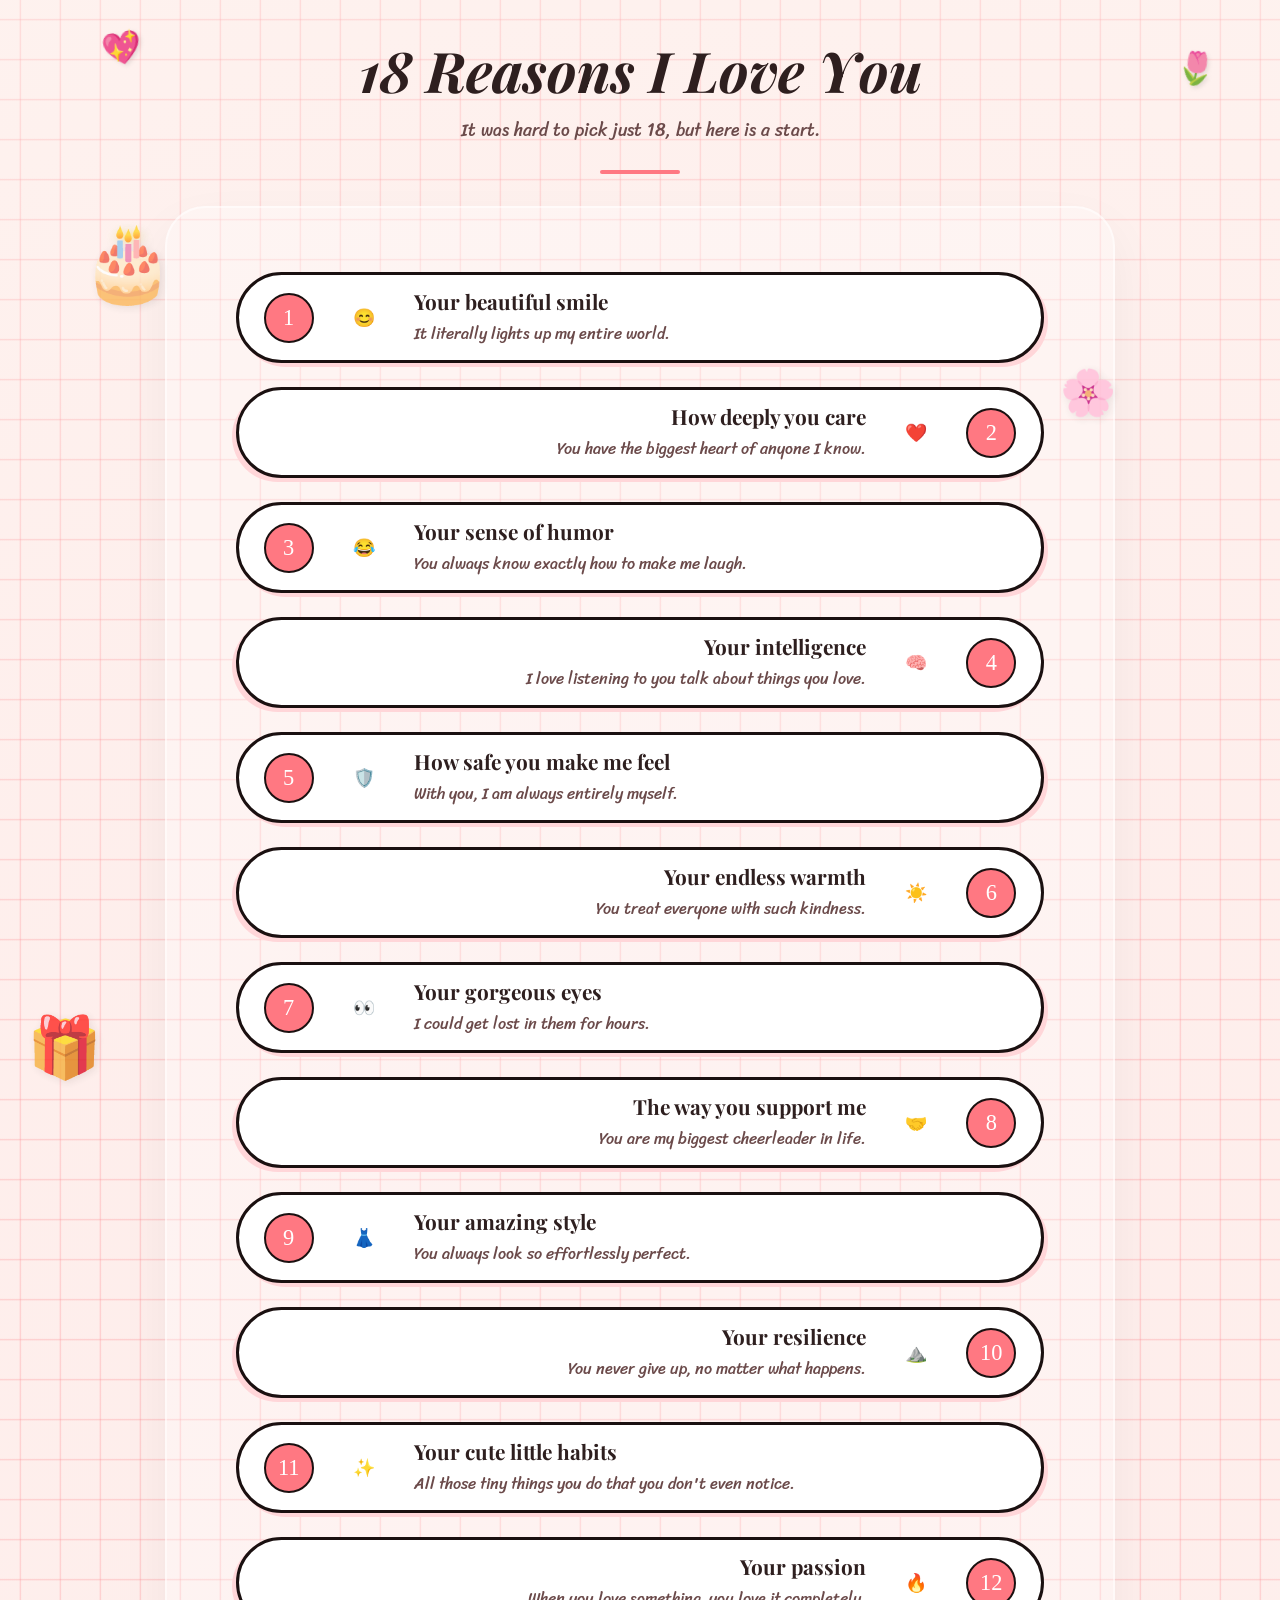
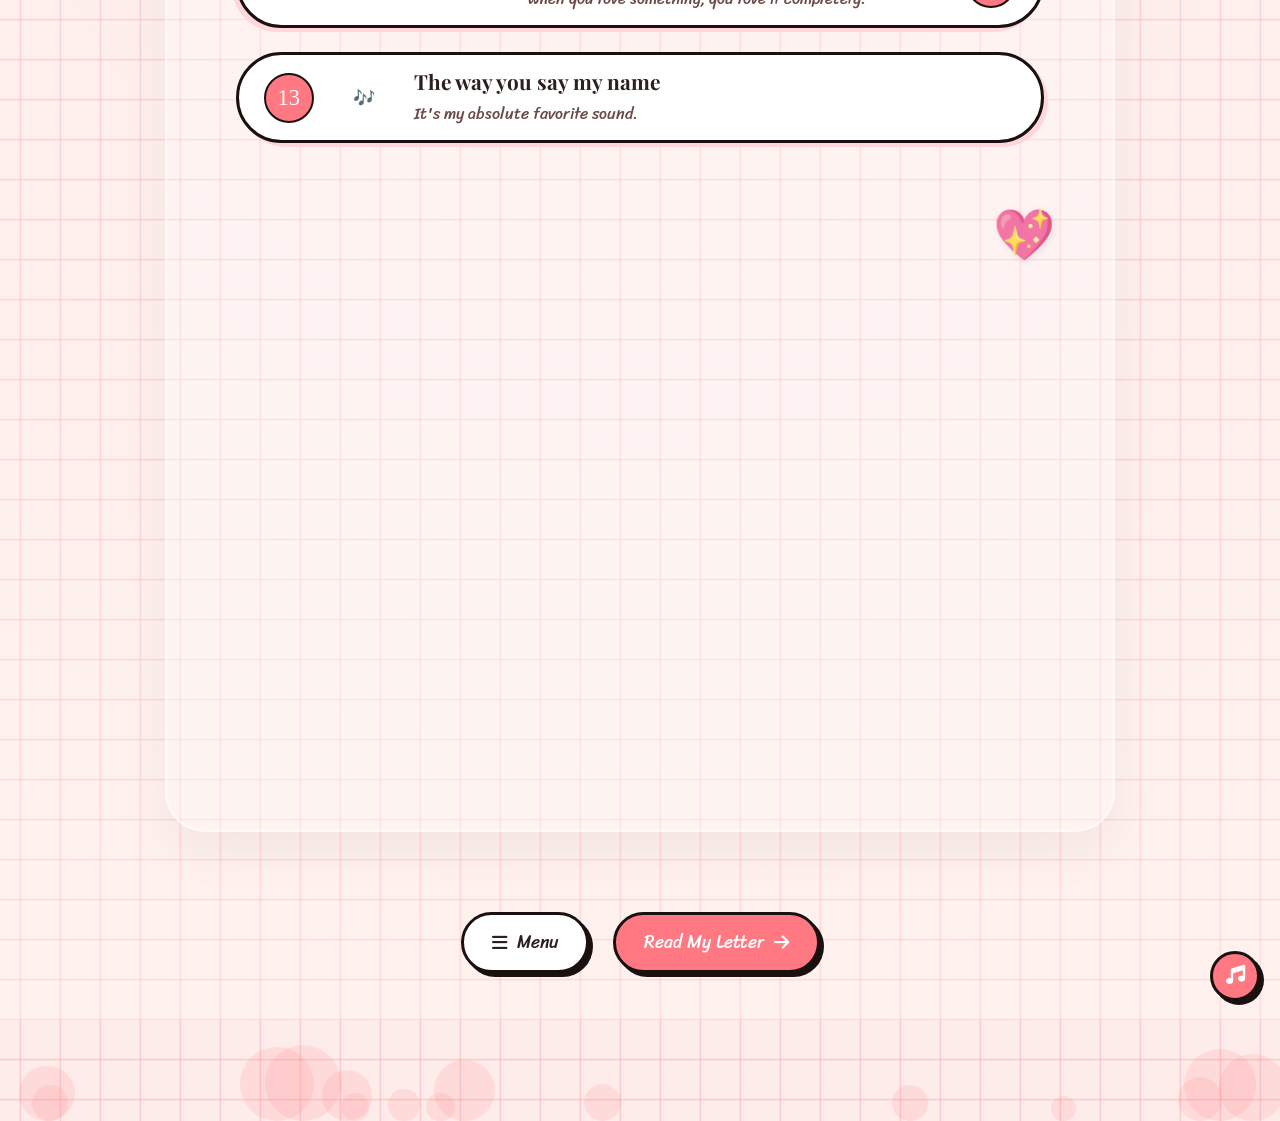
<file: reasons.html>
<!DOCTYPE html>
<html lang="en">

<head>
    <meta charset="UTF-8">
    <meta name="viewport" content="width=device-width, initial-scale=1.0">
    <title>18 Things I Love About You 💕</title>
    <link
        href="https://fonts.googleapis.com/css2?family=Playfair+Display:ital,wght@0,400;0,700;1,400;1,700&family=Dancing+Script:wght@500;700&family=Sriracha&display=swap"
        rel="stylesheet">
    <link rel="stylesheet" href="https://cdnjs.cloudflare.com/ajax/libs/font-awesome/6.5.1/css/all.min.css">
    <link rel="stylesheet" href="styles.css">
    <style>
        .reasons-list {
            display: flex;
            flex-direction: column;
            gap: 1.5rem;
            max-width: 900px;
            margin: 0 auto;
            padding: 2rem 5% 5rem;
        }

        .reason-card {
            background: white;
            border: 3px solid var(--black);
            border-radius: 50px;
            padding: 12px 25px;
            display: flex;
            align-items: center;
            gap: 20px;
            box-shadow: 4px 4px 0 var(--pink-mid);
            opacity: 0;
            transform: translateX(-40px);
            transition: transform 0.4s cubic-bezier(0.34, 1.56, 0.64, 1), opacity 0.4s;
        }

        .reason-card:nth-child(even) {
            flex-direction: row-reverse;
            transform: translateX(40px);
            text-align: right;
            box-shadow: -4px 4px 0 var(--pink-mid);
        }

        .reason-card.visible {
            opacity: 1;
            transform: translateX(0);
        }

        .reason-num {
            background: var(--pink);
            color: white;
            width: 50px;
            height: 50px;
            border-radius: 50%;
            display: flex;
            align-items: center;
            justify-content: center;
            font-family: 'Titan One';
            font-size: 1.4rem;
            border: 2px solid var(--black);
            flex-shrink: 0;
        }

        .reason-text {
            font-family: 'Playfair Display';
            font-size: 1.3rem;
            font-weight: 700;
            flex-grow: 1;
        }

        .reason-text span {
            display: block;
            font-family: 'Sriracha';
            font-size: 1rem;
            font-weight: 400;
            color: var(--text-mid);
            margin-top: 4px;
        }
        .glass-panel {
            background: rgba(255, 255, 255, 0.3);
            backdrop-filter: blur(15px);
            border-radius: 40px;
            border: 2px solid rgba(255, 255, 255, 0.5);
            padding: 2rem 1rem;
            margin: 2rem auto;
            max-width: 950px;
            box-shadow: 0 20px 50px rgba(0,0,0,0.05);
        }

        @media (max-width: 768px) {
            .reason-card {
                flex-direction: column !important;
                text-align: center !important;
                padding: 20px;
                border-radius: 30px;
                gap: 10px;
                transform: translateX(0) !important;
            }
            .reason-card:nth-child(even) {
                box-shadow: 4px 4px 0 var(--pink-mid);
            }
            .reason-text {
                font-size: 1.1rem;
            }
            .sec-head {
                font-size: 2rem;
            }
        }
    </style>
</head>

<body class="grid-bg">
    <script src="decor.js"></script>

    <!-- Header Stickers -->
    <div class="sticker" style="top: 20px; left: 8%; transform: rotate(-10deg);">💖</div>
    <div class="sticker" style="top: 40px; right: 5%; transform: rotate(12deg);">🌷</div>

    <div class="page-container page-flip-in">
        <header style="padding-top: 2rem; text-align: center;">
            <h1 class="sec-head poppy-text"><span>1</span><span>8</span>
                <span>R</span><span>e</span><span>a</span><span>s</span><span>o</span><span>n</span><span>s</span>
                <span>I</span> <span>L</span><span>o</span><span>v</span><span>e</span>
                <span>Y</span><span>o</span><span>u</span></h1>
            <p style="color: var(--text-mid); font-size: 1.1rem;">It was hard to pick just 18, but here is a start.</p>
            <div class="divl"></div>
        </header>

        <div class="glass-panel">
            <main class="reasons-list">
            <div class="reason-card">
                <div class="reason-num">1</div>
                <div class="reason-icon" style="width: 60px; height: 60px; position: relative;">
                    <div class="decor-fallback">😊</div>
                    <lord-icon src="https://cdn.lordicon.com/jvhlhszd.json" trigger="loop" delay="1000"
                        colors="primary:#1a1010,secondary:#FF7882" style="width:60px;height:60px;"></lord-icon>
                </div>
                <div class="reason-text">Your beautiful smile<span>It literally lights up my entire world.</span></div>
            </div>
            <div class="reason-card">
                <div class="reason-num">2</div>
                <div class="reason-icon" style="width: 60px; height: 60px; position: relative;">
                    <div class="decor-fallback">❤️</div>
                    <lord-icon src="https://cdn.lordicon.com/unukghxb.json" trigger="loop" delay="1500"
                        colors="primary:#1a1010,secondary:#FF7882" style="width:60px;height:60px;"></lord-icon>
                </div>
                <div class="reason-text">How deeply you care<span>You have the biggest heart of anyone I know.</span>
                </div>
            </div>
            <div class="reason-card">
                <div class="reason-num">3</div>
                <div class="reason-icon" style="width: 60px; height: 60px; position: relative;">
                    <div class="decor-fallback">😂</div>
                    <lord-icon src="https://cdn.lordicon.com/xcpufvgu.json" trigger="loop" delay="2000"
                        colors="primary:#1a1010,secondary:#FF7882" style="width:60px;height:60px;"></lord-icon>
                </div>
                <div class="reason-text">Your sense of humor<span>You always know exactly how to make me laugh.</span>
                </div>
            </div>
            <div class="reason-card">
                <div class="reason-num">4</div>
                <div class="reason-icon" style="width: 60px; height: 60px; position: relative;">
                    <div class="decor-fallback">🧠</div>
                    <lord-icon src="https://cdn.lordicon.com/puvndmra.json" trigger="loop" delay="1200"
                        colors="primary:#1a1010,secondary:#FF7882" style="width:60px;height:60px;"></lord-icon>
                </div>
                <div class="reason-text">Your intelligence<span>I love listening to you talk about things you
                        love.</span></div>
            </div>
            <div class="reason-card">
                <div class="reason-num">5</div>
                <div class="reason-icon" style="width: 60px; height: 60px; position: relative;">
                    <div class="decor-fallback">🛡️</div>
                    <lord-icon src="https://cdn.lordicon.com/mgsiaaqf.json" trigger="loop" delay="2500"
                        colors="primary:#1a1010,secondary:#FF7882" style="width:60px;height:60px;"></lord-icon>
                </div>
                <div class="reason-text">How safe you make me feel<span>With you, I am always entirely myself.</span>
                </div>
            </div>
            <div class="reason-card">
                <div class="reason-num">6</div>
                <div class="reason-icon" style="width: 60px; height: 60px; position: relative;">
                    <div class="decor-fallback">☀️</div>
                    <lord-icon src="https://cdn.lordicon.com/wlofgisq.json" trigger="loop" delay="1800"
                        colors="primary:#1a1010,secondary:#FF7882" style="width:60px;height:60px;"></lord-icon>
                </div>
                <div class="reason-text">Your endless warmth<span>You treat everyone with such kindness.</span></div>
            </div>
            <div class="reason-card">
                <div class="reason-num">7</div>
                <div class="reason-icon" style="width: 60px; height: 60px; position: relative;">
                    <div class="decor-fallback">👀</div>
                    <lord-icon src="https://cdn.lordicon.com/fvjbmzvh.json" trigger="loop" delay="3000"
                        colors="primary:#1a1010,secondary:#FF7882" style="width:60px;height:60px;"></lord-icon>
                </div>
                <div class="reason-text">Your gorgeous eyes<span>I could get lost in them for hours.</span></div>
            </div>
            <div class="reason-card">
                <div class="reason-num">8</div>
                <div class="reason-icon" style="width: 60px; height: 60px; position: relative;">
                    <div class="decor-fallback">🤝</div>
                    <lord-icon src="https://cdn.lordicon.com/slkvcfon.json" trigger="loop" delay="2200"
                        colors="primary:#1a1010,secondary:#FF7882" style="width:60px;height:60px;"></lord-icon>
                </div>
                <div class="reason-text">The way you support me<span>You are my biggest cheerleader in life.</span>
                </div>
            </div>
            <div class="reason-card">
                <div class="reason-num">9</div>
                <div class="reason-icon" style="width: 60px; height: 60px; position: relative;">
                    <div class="decor-fallback">👗</div>
                    <lord-icon src="https://cdn.lordicon.com/vixtbyon.json" trigger="loop" delay="1400"
                        colors="primary:#1a1010,secondary:#FF7882" style="width:60px;height:60px;"></lord-icon>
                </div>
                <div class="reason-text">Your amazing style<span>You always look so effortlessly perfect.</span></div>
            </div>
            <div class="reason-card">
                <div class="reason-num">10</div>
                <div class="reason-icon" style="width: 60px; height: 60px; position: relative;">
                    <div class="decor-fallback">⛰️</div>
                    <lord-icon src="https://cdn.lordicon.com/hgzzuulm.json" trigger="loop" delay="1600"
                        colors="primary:#1a1010,secondary:#FF7882" style="width:60px;height:60px;"></lord-icon>
                </div>
                <div class="reason-text">Your resilience<span>You never give up, no matter what happens.</span></div>
            </div>
            <div class="reason-card">
                <div class="reason-num">11</div>
                <div class="reason-icon" style="width: 60px; height: 60px; position: relative;">
                    <div class="decor-fallback">✨</div>
                    <lord-icon src="https://cdn.lordicon.com/lsrxhzsy.json" trigger="loop" delay="1200"
                        colors="primary:#1a1010,secondary:#FF7882" style="width:60px;height:60px;"></lord-icon>
                </div>
                <div class="reason-text">Your cute little habits<span>All those tiny things you do that you don't even
                        notice.</span></div>
            </div>
            <div class="reason-card">
                <div class="reason-num">12</div>
                <div class="reason-icon" style="width: 60px; height: 60px; position: relative;">
                    <div class="decor-fallback">🔥</div>
                    <lord-icon src="https://cdn.lordicon.com/igljvjtq.json" trigger="loop" delay="2000"
                        colors="primary:#1a1010,secondary:#FF7882" style="width:60px;height:60px;"></lord-icon>
                </div>
                <div class="reason-text">Your passion<span>When you love something, you love it completely.</span></div>
            </div>
            <div class="reason-card">
                <div class="reason-num">13</div>
                <div class="reason-icon" style="width: 60px; height: 60px; position: relative;">
                    <div class="decor-fallback">🎶</div>
                    <lord-icon src="https://cdn.lordicon.com/aympxpuv.json" trigger="loop" delay="1300"
                        colors="primary:#1a1010,secondary:#FF7882" style="width:60px;height:60px;"></lord-icon>
                </div>
                <div class="reason-text">The way you say my name<span>It's my absolute favorite sound.</span></div>
            </div>
            <div class="reason-card">
                <div class="reason-num">14</div>
                <div class="reason-icon" style="width: 60px; height: 60px; position: relative;">
                    <div class="decor-fallback">🎨</div>
                    <lord-icon src="https://cdn.lordicon.com/abpuxpuv.json" trigger="loop" delay="2400"
                        colors="primary:#1a1010,secondary:#FF7882" style="width:60px;height:60px;"></lord-icon>
                </div>
                <div class="reason-text">Your creativity<span>Your mind works in such beautiful ways.</span></div>
            </div>
            <div class="reason-card">
                <div class="reason-num">15</div>
                <div class="reason-icon" style="width: 60px; height: 60px; position: relative;">
                    <div class="decor-fallback">⏳</div>
                    <lord-icon src="https://cdn.lordicon.com/mreigpbi.json" trigger="loop" delay="2700"
                        colors="primary:#1a1010,secondary:#FF7882" style="width:60px;height:60px;"></lord-icon>
                </div>
                <div class="reason-text">How patient you are<span>You always give me grace when I need it.</span></div>
            </div>
            <div class="reason-card">
                <div class="reason-num">16</div>
                <div class="reason-icon" style="width: 60px; height: 60px; position: relative;">
                    <div class="decor-fallback">🎉</div>
                    <lord-icon src="https://cdn.lordicon.com/xhefaydg.json" trigger="loop" delay="3000"
                        colors="primary:#1a1010,secondary:#FF7882" style="width:60px;height:60px;"></lord-icon>
                </div>
                <div class="reason-text">Your vibrant energy<span>You bring life to every room you walk into.</span>
                </div>
            </div>
            <div class="reason-card">
                <div class="reason-num">17</div>
                <div class="reason-icon" style="width: 60px; height: 60px; position: relative;">
                    <div class="decor-fallback">🗣️</div>
                    <lord-icon src="https://cdn.lordicon.com/fpipqvgu.json" trigger="loop" delay="1500"
                        colors="primary:#1a1010,secondary:#FF7882" style="width:60px;height:60px;"></lord-icon>
                </div>
                <div class="reason-text">Your sweet voice<span>It is instantly calming to me.</span></div>
            </div>
            <div class="reason-card">
                <div class="reason-num">18</div>
                <div class="reason-icon" style="width: 60px; height: 60px; position: relative;">
                    <div class="decor-fallback">🌸</div>
                    <lord-icon src="https://cdn.lordicon.com/vkfpgmru.json" trigger="loop" delay="1000"
                        colors="primary:#1a1010,secondary:#FF7882" style="width:60px;height:60px;"></lord-icon>
                </div>
                <div class="reason-text">Just being YOU<span>There is no one else like you, Natasha.</span></div>
            </div>
            </main>
        </div>

        <footer class="pfooter">
            <button class="nav-btn btn-secondary" onclick="navigateTo('menu.html')">
                <i class="fa-solid fa-bars"></i> Menu
            </button>
            <button class="nav-btn" onclick="navigateTo('letter.html')">
                Read My Letter <i class="fa-solid fa-arrow-right"></i>
            </button>
        </footer>
    </div>

    <script src="music.js"></script>
    <script>
        document.querySelectorAll('.reason-card').forEach((card, i) => {
            setTimeout(() => {
                card.classList.add('visible');
            }, 300 + (i * 120));
        });

        document.querySelectorAll('.poppy-text span').forEach((span, i) => {
            span.style.animationDelay = (i * 0.05) + 's';
        });

        // Floating Bubbles
        function createBubbles() {
            const container = document.body;
            for (let i = 0; i < 15; i++) {
                const bubble = document.createElement('div');
                bubble.className = 'floating-bubble';
                const size = Math.random() * 60 + 20;
                bubble.style.width = `${size}px`;
                bubble.style.height = `${size}px`;
                bubble.style.left = `${Math.random() * 100}vw`;
                bubble.style.setProperty('--x', `${(Math.random() - 0.5) * 200}px`);
                bubble.style.setProperty('--d', `${Math.random() * 10 + 10}s`);
                bubble.style.animationDelay = `${Math.random() * 5}s`;
                container.appendChild(bubble);
            }
        }
        createBubbles();

        // Mouse Parallax for Stickers
        document.addEventListener('mousemove', (e) => {
            const moveX = (e.clientX - window.innerWidth / 2) * 0.02;
            const moveY = (e.clientY - window.innerHeight / 2) * 0.02;
            document.querySelectorAll('.sticker').forEach(sticker => {
                sticker.style.transform = `translate(${moveX}px, ${moveY}px) rotate(${sticker.dataset.rot || '0'}deg)`;
            });
        });

        // Add initial rotation to stickers for parallax
        document.querySelectorAll('.sticker').forEach(sticker => {
            const currentRotation = sticker.style.transform.match(/rotate\((.*)deg\)/);
            if (currentRotation) sticker.dataset.rot = currentRotation[1];
        });
    </script>
</body>

</html>
</file>
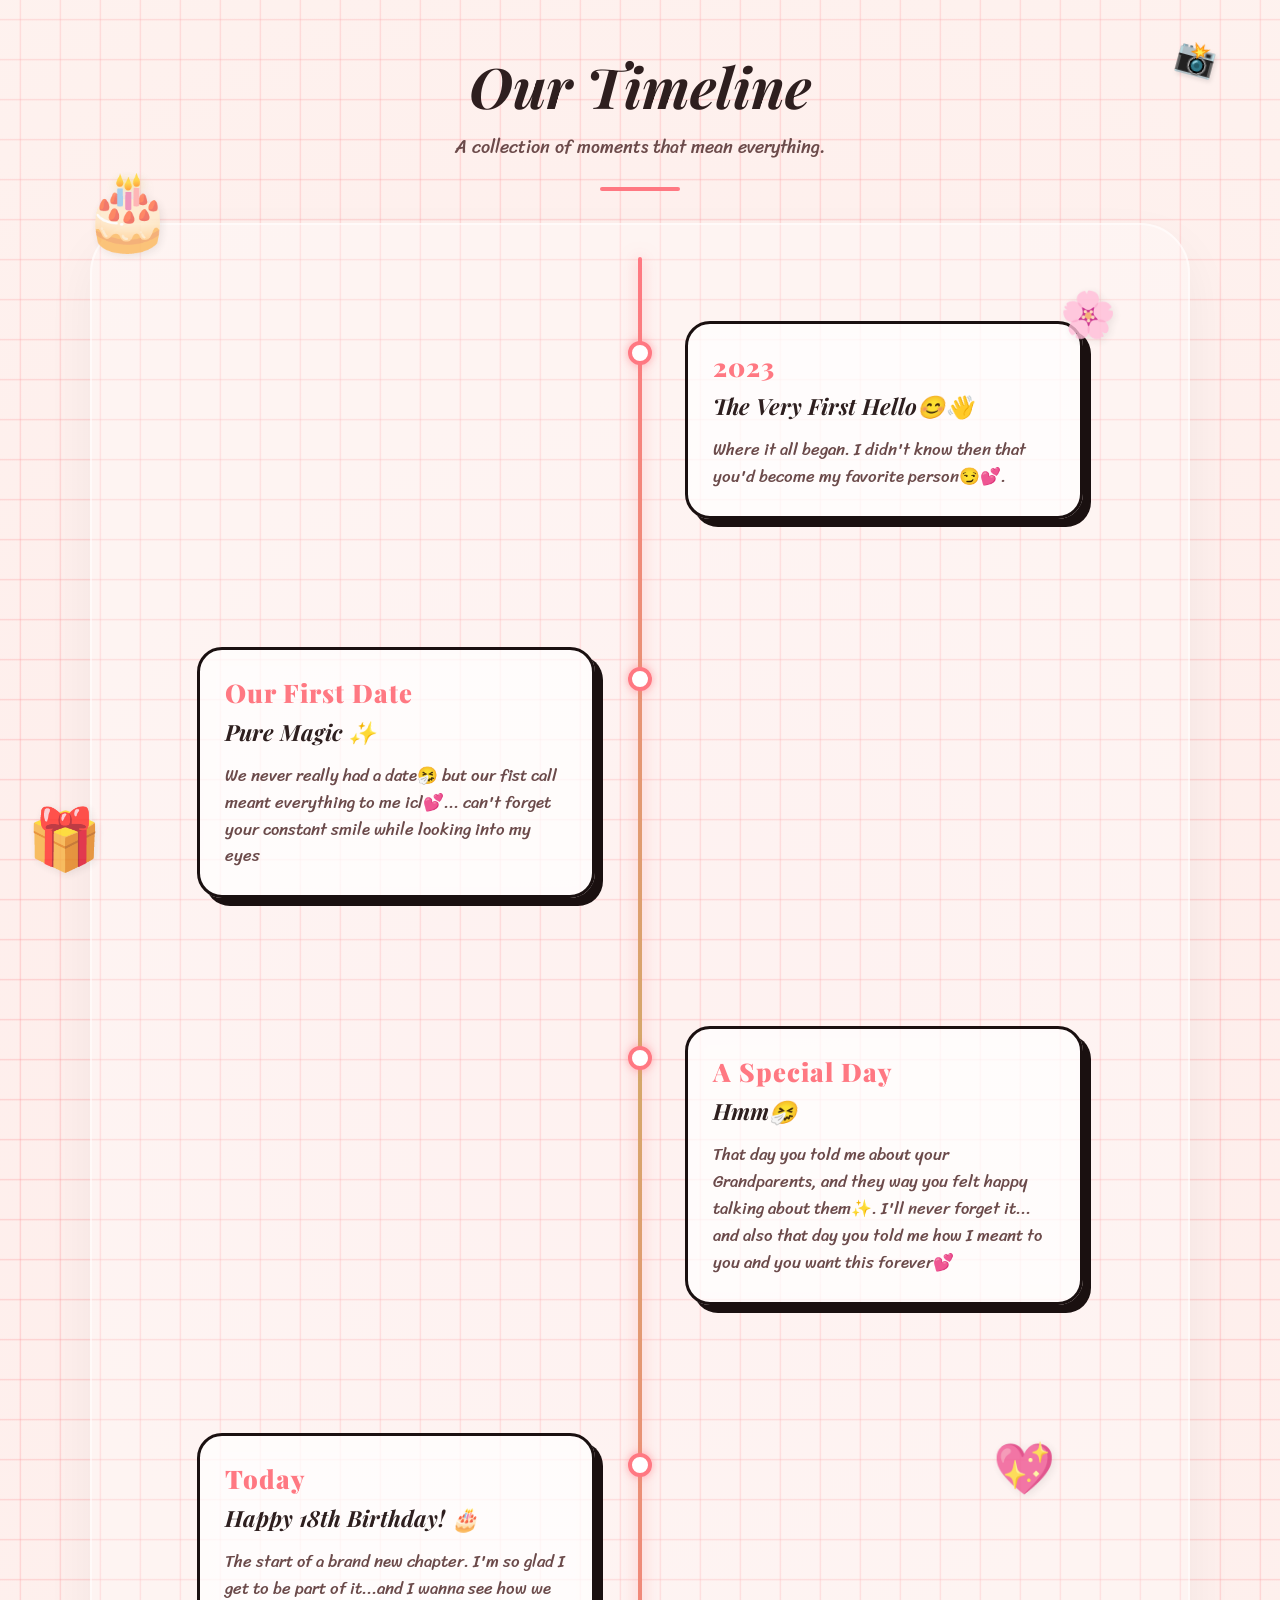
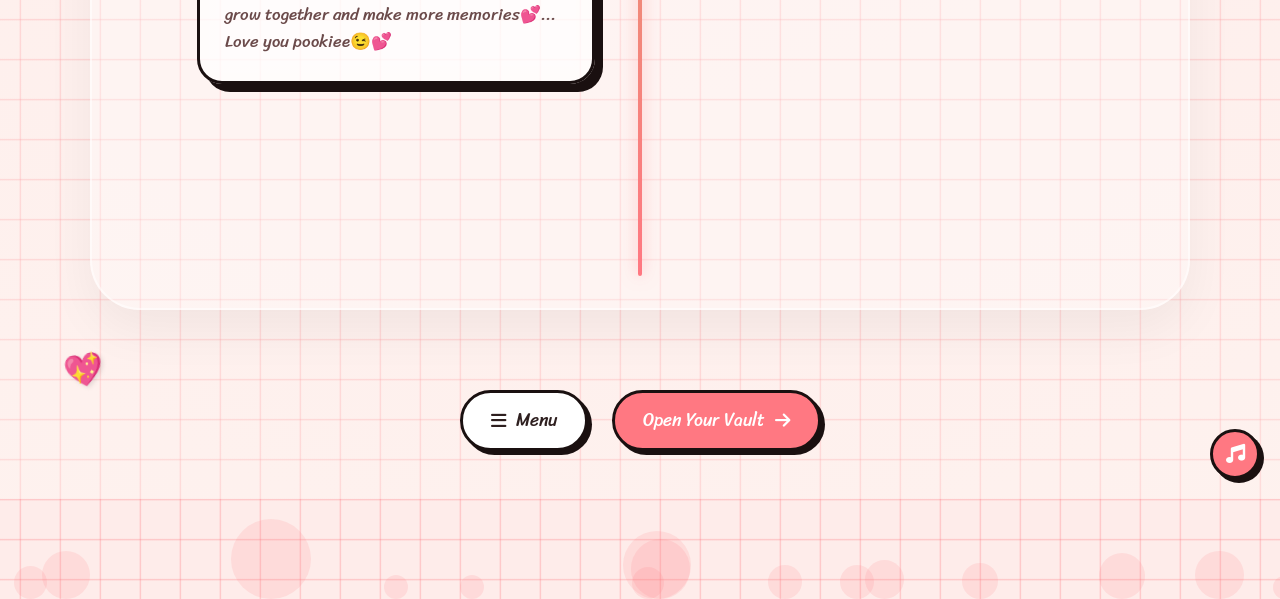
<file: timeline.html>
<!DOCTYPE html>
<html lang="en">

<head>
    <meta charset="UTF-8">
    <meta name="viewport" content="width=device-width, initial-scale=1.0">
    <title>Our Journey | Natasha's 18th 💕</title>
    <link
        href="https://fonts.googleapis.com/css2?family=Playfair+Display:ital,wght@0,400;0,700;1,400;1,700&family=Dancing+Script:wght@500;700&family=Sriracha&display=swap"
        rel="stylesheet">
    <link rel="stylesheet" href="https://cdnjs.cloudflare.com/ajax/libs/font-awesome/6.5.1/css/all.min.css">
    <link rel="stylesheet" href="styles.css">
    <style>
        .timeline-container {
            max-width: 1000px;
            margin: 0 auto;
            padding: 4rem 2rem;
            position: relative;
            z-index: 2;
        }

        .timeline-line {
            position: absolute;
            left: 50%;
            top: 0;
            bottom: 0;
            width: 4px;
            background: linear-gradient(to bottom, var(--pink), var(--gold), var(--pink));
            transform: translateX(-50%);
            border-radius: 2px;
            box-shadow: 0 0 15px var(--glow);
        }

        .timeline-item {
            margin-bottom: 8rem;
            position: relative;
            width: 100%;
            display: flex;
            justify-content: flex-end;
            padding-right: 50%;
            opacity: 0;
            transform: translateX(-50px);
            transition: all 1s cubic-bezier(0.22, 1, 0.36, 1);
        }

        .timeline-item:nth-child(even) {
            justify-content: flex-start;
            padding-right: 0;
            padding-left: 50%;
            transform: translateX(50px);
        }

        .timeline-item.visible {
            opacity: 1;
            transform: translateX(0);
        }

        .timeline-dot {
            position: absolute;
            left: 50%;
            top: 20px;
            width: 24px;
            height: 24px;
            background: var(--white);
            border: 4px solid var(--pink);
            border-radius: 50%;
            transform: translateX(-50%);
            z-index: 10;
            box-shadow: 0 0 10px var(--glow);
            animation: dotGlow 2s infinite ease-in-out;
        }

        @keyframes dotGlow {
            0%, 100% { box-shadow: 0 0 5px var(--glow); transform: translateX(-50%) scale(1); }
            50% { box-shadow: 0 0 20px var(--glow); transform: translateX(-50%) scale(1.2); }
        }

        .timeline-content {
            background: rgba(255, 255, 255, 0.6);
            backdrop-filter: blur(10px);
            padding: 25px;
            border: 3px solid var(--black);
            box-shadow: 8px 8px 0 var(--black);
            border-radius: 25px;
            width: 85%;
            position: relative;
            transition: transform 0.3s cubic-bezier(0.34, 1.56, 0.64, 1), box-shadow 0.3s;
        }

        .timeline-content:hover {
            transform: scale(1.05) translateY(-5px);
            box-shadow: 12px 12px 0 var(--pink);
            background: rgba(255, 255, 255, 0.8);
        }

        .timeline-item:nth-child(odd) .timeline-content {
            margin-right: 45px;
        }

        .timeline-item:nth-child(even) .timeline-content {
            margin-left: 45px;
        }

        .milestone-date {
            font-family: 'Playfair Display';
            font-weight: 900;
            color: var(--pink);
            font-size: 1.6rem;
            margin-bottom: 0.5rem;
            letter-spacing: 1px;
        }

        .milestone-title {
            font-family: 'Playfair Display';
            font-weight: 700;
            font-size: 1.4rem;
            color: var(--text-dark);
            margin-bottom: 1rem;
            font-style: italic;
        }

        .milestone-desc {
            font-family: 'Sriracha';
            color: var(--text-mid);
            line-height: 1.6;
            font-size: 1.05rem;
        }

        .glass-panel {
            background: rgba(255, 255, 255, 0.3);
            backdrop-filter: blur(15px);
            border-radius: 50px;
            border: 2px solid rgba(255, 255, 255, 0.5);
            padding: 2rem 1rem;
            margin: 2rem auto;
            max-width: 1100px;
            box-shadow: 0 20px 50px rgba(0,0,0,0.05);
        }

        @media (max-width: 768px) {
            .timeline-line {
                left: 30px;
            }

            .timeline-dot {
                left: 30px;
            }

            .timeline-item {
                justify-content: flex-start;
                padding-left: 60px;
                padding-right: 0;
                transform: translateX(30px) !important;
                margin-bottom: 4rem;
            }

            .timeline-item .timeline-content {
                width: 95%;
                margin-left: 0 !important;
                margin-right: 0 !important;
            }
        }
    </style>
</head>

<body class="grid-bg">
    <script src="decor.js"></script>

    <div class="sticker" style="top: 30px; right: 5%; transform: rotate(15deg);">📸</div>
    <div class="sticker" style="bottom: 100px; left: 5%; transform: rotate(-10deg);">💖</div>

    <div class="page-container page-flip-in">
        <header style="text-align: center; padding-top: 3rem;">
            <h1 class="sec-head poppy-text"><span>O</span><span>u</span><span>r</span>
                <span>T</span><span>i</span><span>m</span><span>e</span><span>l</span><span>i</span><span>n</span><span>e</span>
            </h1>
            <p style="color: var(--text-mid);">A collection of moments that mean everything.</p>
            <div class="divl"></div>
        </header>

        <div class="glass-panel">
            <div class="timeline-container">
                <div class="timeline-line"></div>

                <div class="timeline-item">
                    <div class="timeline-dot"></div>
                    <div class="timeline-content">
                        <div class="milestone-date">2023</div>
                        <div class="milestone-title">The Very First Hello😊👋</div>
                        <div class="milestone-desc">Where it all began. I didn't know then that you'd become my favorite
                            person😏💕.</div>
                    </div>
                </div>

                <div class="timeline-item">
                    <div class="timeline-dot"></div>
                    <div class="timeline-content">
                        <div class="milestone-date">Our First Date</div>
                        <div class="milestone-title">Pure Magic ✨</div>
                        <div class="milestone-desc">We never really had a date🤧 but our fist call meant everything to me
                            icl💕... can't forget your constant smile while looking into my eyes</div>
                    </div>
                </div>

                <div class="timeline-item">
                    <div class="timeline-dot"></div>
                    <div class="timeline-content">
                        <div class="milestone-date">A Special Day</div>
                        <div class="milestone-title">Hmm🤧</div>
                        <div class="milestone-desc">That day you told me about your Grandparents, and they way you felt
                            happy talking about them✨.
                            I'll never forget it... and also that day you told me how I meant to you and you want this
                            forever💕</div>
                    </div>
                </div>

                <div class="timeline-item">
                    <div class="timeline-dot"></div>
                    <div class="timeline-content">
                        <div class="milestone-date">Today</div>
                        <div class="milestone-title">Happy 18th Birthday! 🎂</div>
                        <div class="milestone-desc">The start of a brand new chapter. I'm so glad I get to be part of
                            it...and I wanna see how we grow together and make more memories💕...
                            Love you pookiee😉💕
                        </div>
                    </div>
                </div>
            </div>
        </div>

        <footer class="pfooter">
            <button class="nav-btn btn-secondary" onclick="navigateTo('menu.html')">
                <i class="fa-solid fa-bars"></i> Menu
            </button>
            <button class="nav-btn" onclick="navigateTo('vault.html')">
                Open Your Vault <i class="fa-solid fa-arrow-right"></i>
            </button>
        </footer>
    </div>

    <script src="music.js"></script>
    <script>
        // Intersection Observer for reveal animations
        const observer = new IntersectionObserver((entries) => {
            entries.forEach(entry => {
                if (entry.isIntersecting) {
                    entry.target.classList.add('visible');
                }
            });
        }, { threshold: 0.1 });

        document.querySelectorAll('.timeline-item').forEach(item => observer.observe(item));

        // Poppy text animation
        document.querySelectorAll('.poppy-text span').forEach((span, i) => {
            span.style.animationDelay = (i * 0.05) + 's';
        });

        // Floating Bubbles
        function createBubbles() {
            const container = document.body;
            for (let i = 0; i < 15; i++) {
                const bubble = document.createElement('div');
                bubble.className = 'floating-bubble';
                const size = Math.random() * 60 + 20;
                bubble.style.width = `${size}px`;
                bubble.style.height = `${size}px`;
                bubble.style.left = `${Math.random() * 100}vw`;
                bubble.style.setProperty('--x', `${(Math.random() - 0.5) * 200}px`);
                bubble.style.setProperty('--d', `${Math.random() * 10 + 10}s`);
                bubble.style.animationDelay = `${Math.random() * 5}s`;
                container.appendChild(bubble);
            }
        }
        createBubbles();

        // Mouse Parallax for Stickers
        document.addEventListener('mousemove', (e) => {
            const moveX = (e.clientX - window.innerWidth / 2) * 0.02;
            const moveY = (e.clientY - window.innerHeight / 2) * 0.02;
            document.querySelectorAll('.sticker').forEach(sticker => {
                sticker.style.transform = `translate(${moveX}px, ${moveY}px) rotate(${sticker.dataset.rot || '0'}deg)`;
            });
        });

        // Add initial rotation to stickers for parallax
        document.querySelectorAll('.sticker').forEach(sticker => {
            const currentRotation = sticker.style.transform.match(/rotate\((.*)deg\)/);
            if (currentRotation) sticker.dataset.rot = currentRotation[1];
        });
    </script>
</body>

</html>
</file>
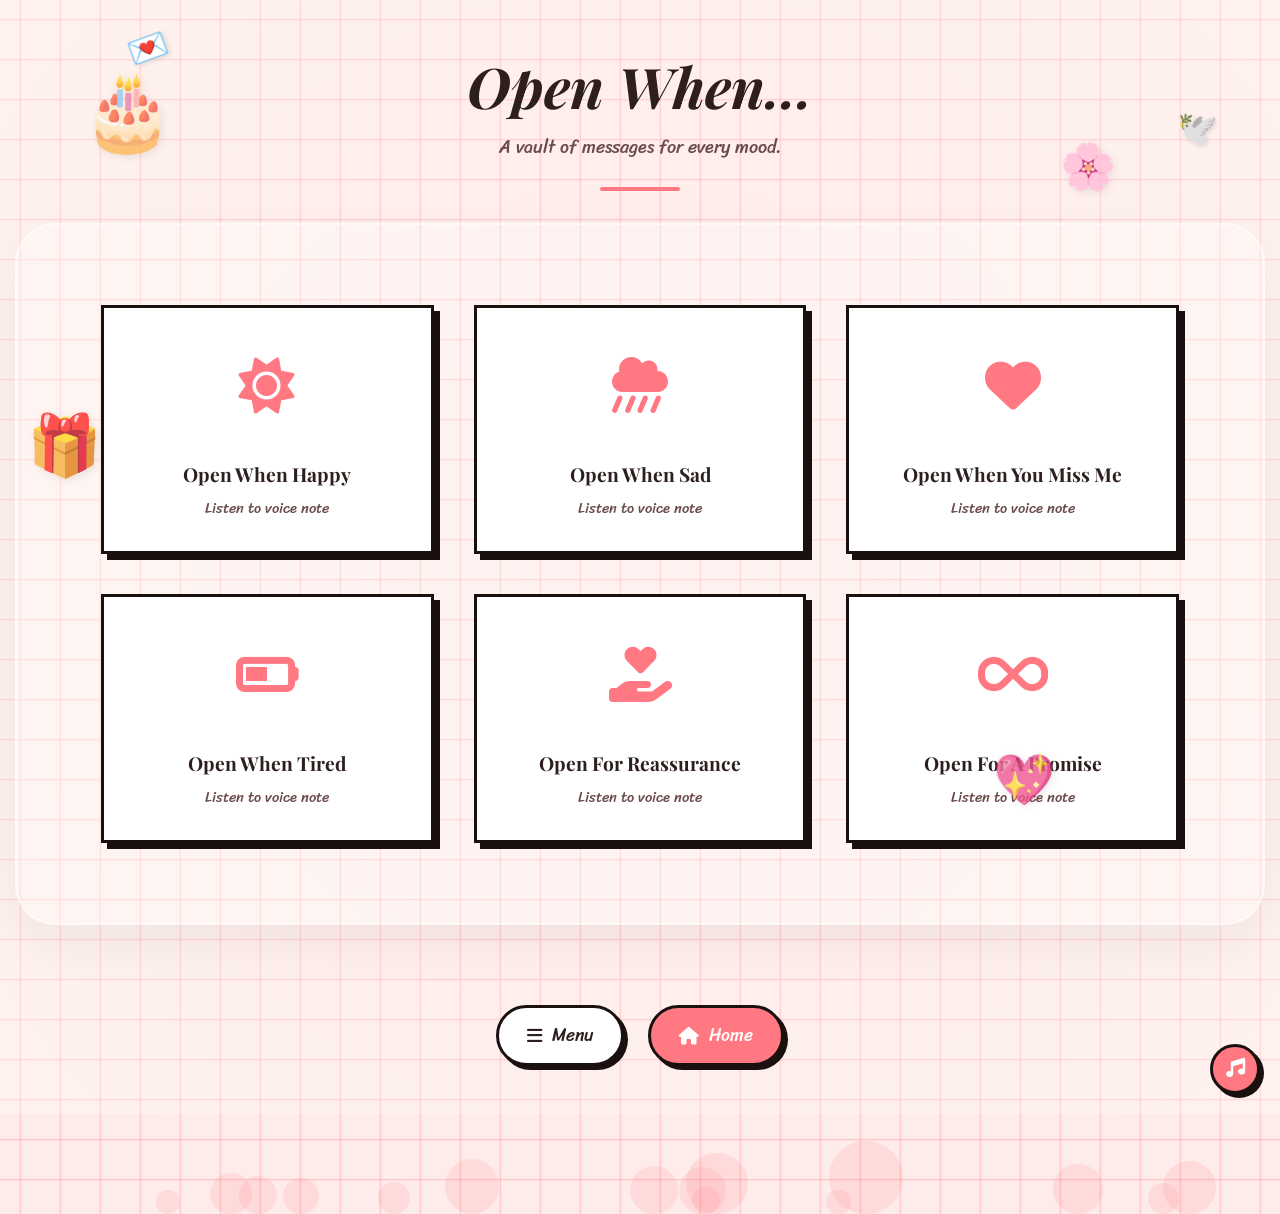
<file: vault.html>
<!DOCTYPE html>
<html lang="en">
<head>
    <meta charset="UTF-8">
    <meta name="viewport" content="width=device-width, initial-scale=1.0">
    <title>The Vault | Natasha's 18th 💌</title>
    <link href="https://fonts.googleapis.com/css2?family=Playfair+Display:ital,wght@0,400;0,700;1,400;1,700&family=Dancing+Script:wght@500;700&family=Sriracha&display=swap" rel="stylesheet">
    <link rel="stylesheet" href="https://cdnjs.cloudflare.com/ajax/libs/font-awesome/6.5.1/css/all.min.css">
    <link rel="stylesheet" href="styles.css">
    <style>
        .vault-grid {
            display: grid;
            grid-template-columns: repeat(auto-fit, minmax(280px, 1fr));
            gap: 2.5rem;
            padding: 3rem 5%;
            max-width: 1200px;
            margin: 0 auto;
        }

        .envelope-card {
            background: var(--white);
            border: 3px solid var(--black);
            box-shadow: 6px 6px 0 var(--black);
            padding: 30px;
            text-align: center;
            cursor: pointer;
            transition: all 0.3s cubic-bezier(0.175, 0.885, 0.32, 1.275);
            position: relative;
            overflow: hidden;
        }

        .envelope-card:hover {
            transform: translateY(-10px) rotate(2deg);
            box-shadow: 10px 10px 0 var(--pink);
        }

        .env-icon {
            font-size: 3.5rem;
            color: var(--pink);
            margin-bottom: 1.5rem;
        }

        .env-label {
            font-family: 'Playfair Display';
            font-weight: 700;
            font-size: 1.2rem;
            color: var(--text-dark);
            margin-bottom: 0.5rem;
        }

        .env-sub {
            font-family: 'Sriracha';
            color: var(--text-mid);
            font-size: 0.9rem;
        }

        /* Modal / Message Overlay */
        .message-overlay {
            position: fixed;
            inset: 0;
            background: rgba(0,0,0,0.8);
            display: none;
            align-items: center;
            justify-content: center;
            z-index: 3000;
            padding: 2rem;
            backdrop-filter: blur(5px);
        }

        .message-box {
            background: #fff9f9;
            width: 100%;
            max-width: 500px;
            padding: 3rem;
            border: 4px solid var(--black);
            box-shadow: 12px 12px 0 var(--pink);
            position: relative;
            text-align: center;
            animation: popIn 0.5s cubic-bezier(0.175, 0.885, 0.32, 1.275);
        }

        @keyframes popIn {
            0% { transform: scale(0.5); opacity: 0; }
            100% { transform: scale(1); opacity: 1; }
        }

        .close-btn {
            position: absolute;
            top: 15px;
            right: 15px;
            background: none;
            border: none;
            font-size: 1.5rem;
            cursor: pointer;
            color: var(--text-mid);
        }

        .letter-content {
            font-family: 'Dancing Script';
            font-size: 1.8rem;
            line-height: 1.6;
            color: var(--text-dark);
            margin-bottom: 2rem;
        }

        /* Audio Pulse Animation */
        .voice-indicator {
            display: none;
            justify-content: center;
            align-items: center;
            gap: 5px;
            margin-top: 1rem;
        }

        .bar {
            width: 4px;
            height: 15px;
            background: var(--pink);
            border-radius: 2px;
            animation: pulse 0.8s ease-in-out infinite;
        }

        .bar:nth-child(2) { animation-delay: 0.2s; height: 25px; }
        .bar:nth-child(3) { animation-delay: 0.4s; height: 35px; }
        .bar:nth-child(4) { animation-delay: 0.2s; height: 25px; }

        @keyframes pulse {
            0%, 100% { transform: scaleY(1); }
            50% { transform: scaleY(0.5); }
        }
        .glass-panel {
            background: rgba(255, 255, 255, 0.3);
            backdrop-filter: blur(15px);
            border-radius: 40px;
            border: 2px solid rgba(255, 255, 255, 0.5);
            padding: 2rem 1rem;
            margin: 2rem auto;
            max-width: 1250px;
            box-shadow: 0 20px 50px rgba(0,0,0,0.05);
        }

        @media (max-width: 768px) {
            .vault-grid {
                grid-template-columns: repeat(auto-fill, minmax(150px, 1fr));
                gap: 1.5rem;
                padding: 2rem 1rem;
            }
            .envelope-card {
                padding: 20px;
            }
            .env-icon {
                font-size: 2.5rem;
            }
            .env-label {
                font-size: 1rem;
            }
            .message-box {
                padding: 2rem 1.5rem;
                width: 95%;
            }
            .letter-content {
                font-size: 1.4rem;
            }
        }
    </style>
</head>
<body class="grid-bg">
    <script src="decor.js"></script>

    <div class="sticker" style="top: 20px; left: 10%; transform: rotate(-20deg);">💌</div>
    <div class="sticker" style="top: 100px; right: 5%; transform: rotate(10deg);">🕊️</div>

    <div class="page-container page-flip-in">
        <header style="text-align: center; padding-top: 3rem;">
            <h1 class="sec-head poppy-text"><span>O</span><span>p</span><span>e</span><span>n</span> <span>W</span><span>h</span><span>e</span><span>n</span><span>.</span><span>.</span><span>.</span></h1>
            <p style="color: var(--text-mid);">A vault of messages for every mood.</p>
            <div class="divl"></div>
        </header>

        <div class="glass-panel">
            <div class="vault-grid">
            <div class="envelope-card" onclick="openVault('happy')">
                <div class="env-icon"><i class="fa-solid fa-sun"></i></div>
                <div class="env-label">Open When Happy</div>
                <div class="env-sub">Listen to voice note</div>
            </div>

            <div class="envelope-card" onclick="openVault('sad')">
                <div class="env-icon"><i class="fa-solid fa-cloud-showers-heavy"></i></div>
                <div class="env-label">Open When Sad</div>
                <div class="env-sub">Listen to voice note</div>
            </div>

            <div class="envelope-card" onclick="openVault('miss')">
                <div class="env-icon"><i class="fa-solid fa-heart"></i></div>
                <div class="env-label">Open When You Miss Me</div>
                <div class="env-sub">Listen to voice note</div>
            </div>

            <div class="envelope-card" onclick="openVault('tired')">
                <div class="env-icon"><i class="fa-solid fa-battery-half"></i></div>
                <div class="env-label">Open When Tired</div>
                <div class="env-sub">Listen to voice note</div>
            </div>

            <div class="envelope-card" onclick="openVault('reassurance')">
                <div class="env-icon"><i class="fa-solid fa-hand-holding-heart"></i></div>
                <div class="env-label">Open For Reassurance</div>
                <div class="env-sub">Listen to voice note</div>
            </div>

            <div class="envelope-card" onclick="openVault('forever')">
                <div class="env-icon"><i class="fa-solid fa-infinity"></i></div>
                <div class="env-label">Open For A Promise</div>
                <div class="env-sub">Listen to voice note</div>
            </div>
            </div>
        </div>

        <footer class="pfooter">
            <button class="nav-btn btn-secondary" onclick="navigateTo('menu.html')">
                <i class="fa-solid fa-bars"></i> Menu
            </button>
            <button class="nav-btn" onclick="navigateTo('index.html')">
                <i class="fa-solid fa-house"></i> Home
            </button>
        </footer>
    </div>

    <!-- Message Modal -->
    <div class="message-overlay" id="overlay" onclick="closeVault(event)">
        <div class="message-box" onclick="event.stopPropagation()">
            <button class="close-btn" onclick="closeVault()"><i class="fa-solid fa-xmark"></i></button>
            <div class="letter-content" id="messageContent"></div>
            
            <!-- Voice Indicator -->
            <div class="voice-indicator" id="voiceIndicator">
                <div class="bar"></div>
                <div class="bar"></div>
                <div class="bar"></div>
                <div class="bar"></div>
                <span style="font-family: 'Sriracha'; margin-left: 10px; color: var(--pink);">Listening...</span>
            </div>

            <audio id="vaultAudio"></audio>
        </div>
    </div>

    <script src="music.js"></script>
    <script>
        const messages = {
            happy: "I love seeing you like this… keep smiling, it looks too good on you...lemme catch you not smiling you'll see😏💕",
            sad: "Come to Daddy💕 I'm always here for you princess💖",
            miss: "If you’re missing me, just know I’m missing you more… come here already mama💕",
            tired: "Rest, my love. You’ve done enough for today… I'll be here if you need me by your side",
            reassurance: "You matter. More than you think, more than you see… and definitely more than you doubt✨...Love you Natasha💕",
            forever: "It's not like I can go anywhere😏 Love you Mama💖"
        };

        const audioFiles = {
            happy: 'voice note/vn happy.ogg',
            sad: 'voice note/vn 1.ogg',
            miss: 'voice note/vn miss me .ogg',
            tired: 'voice note/vn tired.ogg',
            reassurance: 'voice note/vn reassurance .ogg',
            forever: 'voice note/vn promise.ogg'
        };

        const vaultAudio = document.getElementById('vaultAudio');
        const indicator = document.getElementById('voiceIndicator');

        function openVault(type) {
            // Set text
            document.getElementById('messageContent').innerText = messages[type];
            document.getElementById('overlay').style.display = 'flex';

            // Lower background music
            if (typeof lowerMusicVolume === 'function') lowerMusicVolume();

            // Play voice note
            vaultAudio.src = audioFiles[type];
            vaultAudio.play().then(() => {
                indicator.style.display = 'flex';
            }).catch(err => {
                console.log("Audio file missing or blocked:", err);
            });

            vaultAudio.onended = () => {
                indicator.style.display = 'none';
                if (typeof restoreMusicVolume === 'function') restoreMusicVolume();
            };
        }

        function closeVault(event) {
            vaultAudio.pause();
            vaultAudio.currentTime = 0;
            indicator.style.display = 'none';
            document.getElementById('overlay').style.display = 'none';
            if (typeof restoreMusicVolume === 'function') restoreMusicVolume();
        }

        document.querySelectorAll('.poppy-text span').forEach((span, i) => {
            span.style.animationDelay = (i * 0.05) + 's';
        });

        // Floating Bubbles
        function createBubbles() {
            const container = document.body;
            for (let i = 0; i < 15; i++) {
                const bubble = document.createElement('div');
                bubble.className = 'floating-bubble';
                const size = Math.random() * 60 + 20;
                bubble.style.width = `${size}px`;
                bubble.style.height = `${size}px`;
                bubble.style.left = `${Math.random() * 100}vw`;
                bubble.style.setProperty('--x', `${(Math.random() - 0.5) * 200}px`);
                bubble.style.setProperty('--d', `${Math.random() * 10 + 10}s`);
                bubble.style.animationDelay = `${Math.random() * 5}s`;
                container.appendChild(bubble);
            }
        }
        createBubbles();

        // Mouse Parallax for Stickers
        document.addEventListener('mousemove', (e) => {
            const moveX = (e.clientX - window.innerWidth / 2) * 0.02;
            const moveY = (e.clientY - window.innerHeight / 2) * 0.02;
            document.querySelectorAll('.sticker').forEach(sticker => {
                sticker.style.transform = `translate(${moveX}px, ${moveY}px) rotate(${sticker.dataset.rot || '0'}deg)`;
            });
        });

        // Add initial rotation to stickers for parallax
        document.querySelectorAll('.sticker').forEach(sticker => {
            const currentRotation = sticker.style.transform.match(/rotate\((.*)deg\)/);
            if (currentRotation) sticker.dataset.rot = currentRotation[1];
        });
    </script>
</body>
</html>
</file>
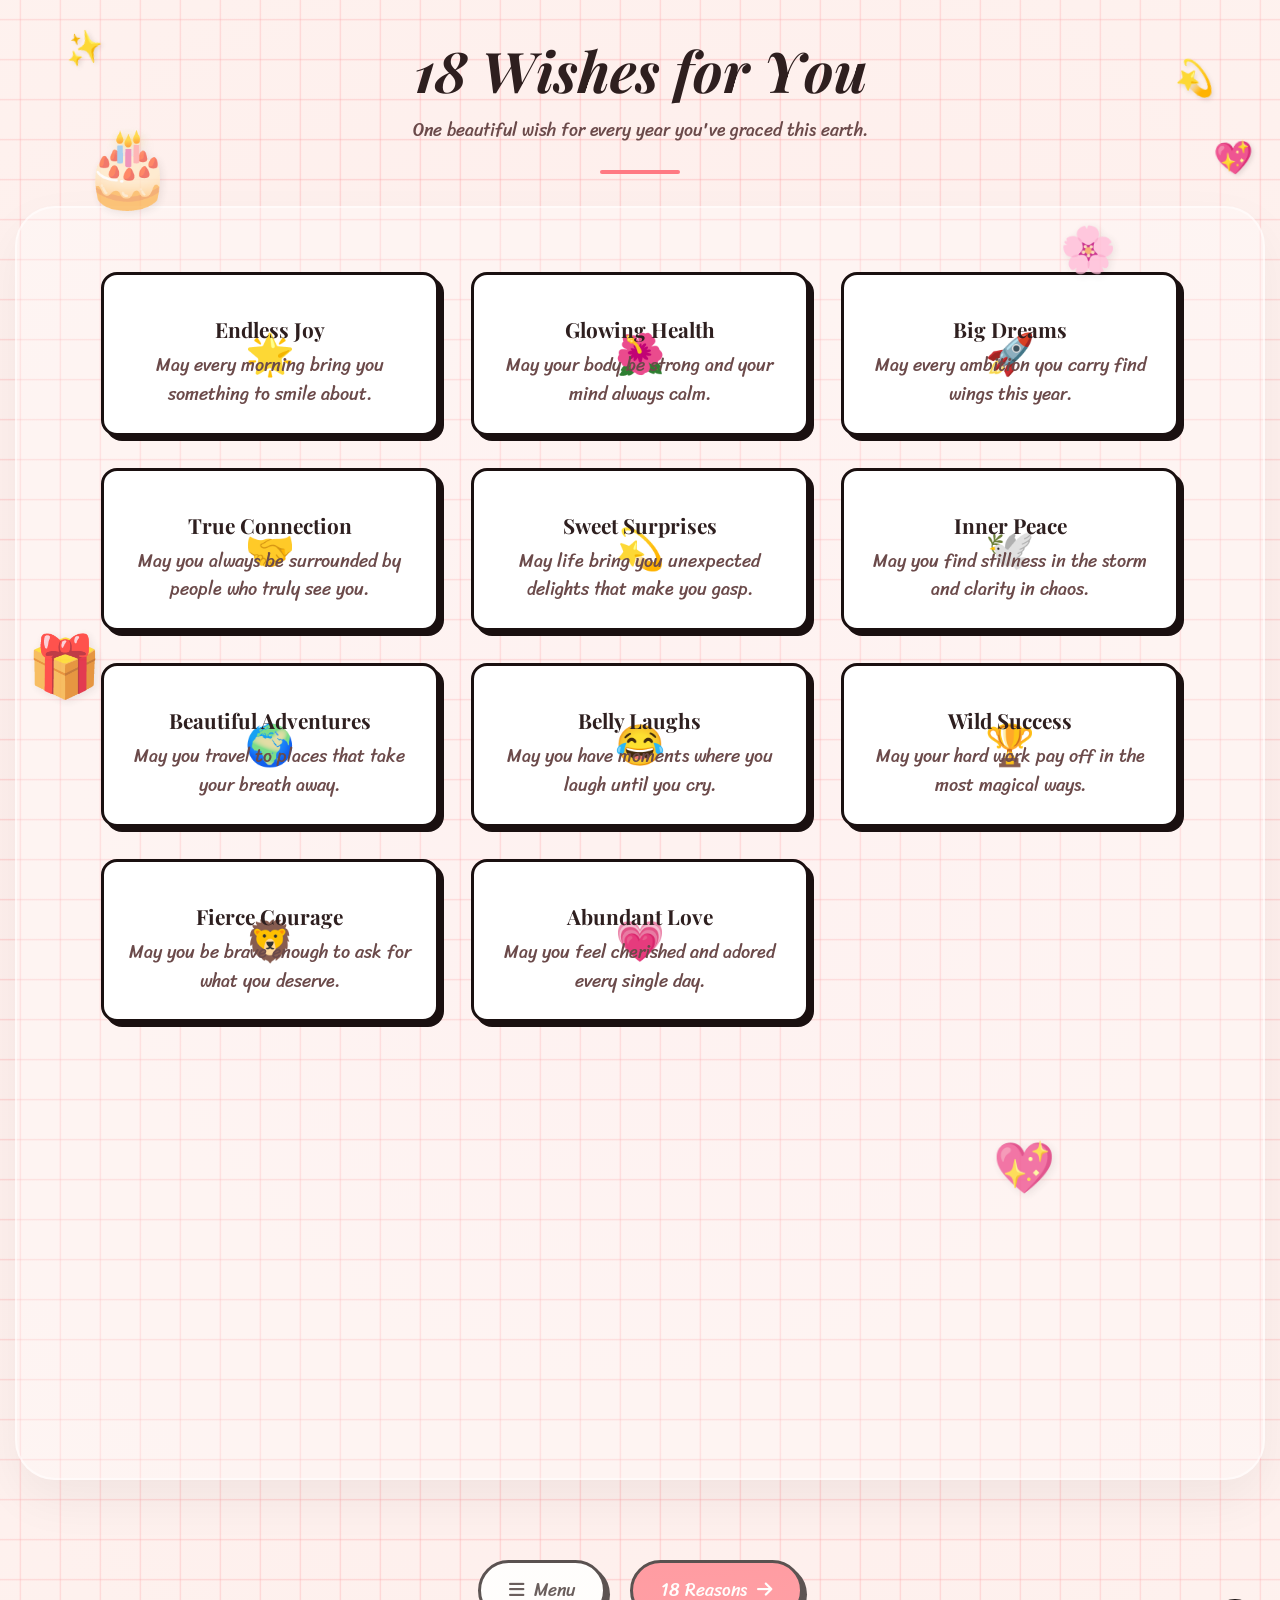
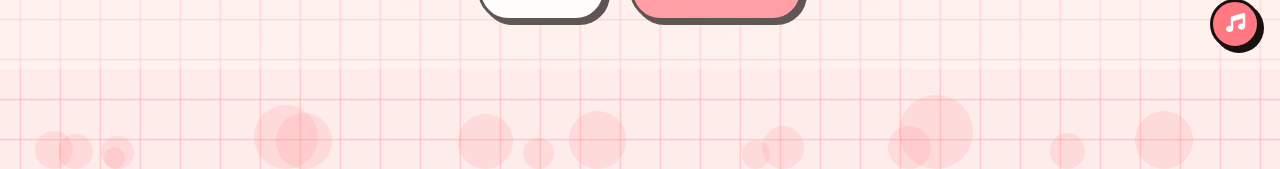
<file: wishes.html>
<!DOCTYPE html>
<html lang="en">

<head>
    <meta charset="UTF-8">
    <meta name="viewport" content="width=device-width, initial-scale=1.0">
    <title>18 Wishes for Natasha ✨</title>
    <link
        href="https://fonts.googleapis.com/css2?family=Playfair+Display:ital,wght@0,400;0,700;1,400;1,700&family=Dancing+Script:wght@500;700&family=Sriracha&display=swap"
        rel="stylesheet">
    <link rel="stylesheet" href="https://cdnjs.cloudflare.com/ajax/libs/font-awesome/6.5.1/css/all.min.css">
    <link rel="stylesheet" href="styles.css">
    <script src="https://cdn.lordicon.com/lordicon.js"></script>

    <style>
        .wishes-grid {
            display: grid;
            grid-template-columns: repeat(auto-fit, minmax(280px, 1fr));
            gap: 2rem;
            padding: 2rem 5%;
            max-width: 1200px;
            margin: 0 auto;
        }

        .wcard {
            background: white;
            border: 3px solid var(--black);
            border-radius: 16px;
            padding: 1.5rem;
            text-align: center;
            box-shadow: 5px 5px 0 var(--black);
            transition: transform 0.3s, box-shadow 0.3s;
            opacity: 0;
            transform: translateY(30px);
        }

        .wcard.visible {
            opacity: 1;
            transform: translateY(0);
        }

        .wcard:hover {
            transform: translateY(-8px);
            box-shadow: 10px 10px 0 var(--pink);
        }

        .wi {
            font-size: 2.5rem;
            margin-bottom: 1rem;
            display: block;
        }

        .wt {
            font-family: 'Playfair Display';
            font-weight: 700;
            font-size: 1.3rem;
            margin-bottom: 0.5rem;
        }

        .wb {
            color: var(--text-mid);
            line-height: 1.6;
        }
        .glass-panel {
            background: rgba(255, 255, 255, 0.3);
            backdrop-filter: blur(15px);
            border-radius: 40px;
            border: 2px solid rgba(255, 255, 255, 0.5);
            padding: 2rem 1rem;
            margin: 2rem auto;
            max-width: 1250px;
            box-shadow: 0 20px 50px rgba(0,0,0,0.05);
        }

        @media (max-width: 768px) {
            .wishes-grid {
                grid-template-columns: repeat(auto-fill, minmax(160px, 1fr));
                gap: 1.5rem;
                padding: 1.5rem 1rem;
            }
            .wcard {
                padding: 1rem;
            }
            .wt {
                font-size: 1.1rem;
            }
            .wb {
                font-size: 0.9rem;
            }
            .sec-head {
                font-size: 2.2rem;
            }
        }
    </style>
</head>

<body class="grid-bg">
    <script src="decor.js"></script>

    <!-- Header Stickers -->
    <div class="sticker" style="top: 20px; left: 5%; transform: rotate(-15deg);">✨</div>
    <div class="sticker" style="top: 50px; right: 5%; transform: rotate(10deg);">💫</div>
    <div class="sticker" style="top: 130px; right: 2%; transform: rotate(-5deg);">💖</div>

    <div class="page-container page-flip-in">
        <header style="padding-top: 2rem; text-align: center;">
            <h1 class="sec-head poppy-text"><span>1</span><span>8</span>
                <span>W</span><span>i</span><span>s</span><span>h</span><span>e</span><span>s</span>
                <span>f</span><span>o</span><span>r</span> <span>Y</span><span>o</span><span>u</span></h1>
            <p style="color: var(--text-mid); font-size: 1.1rem;">One beautiful wish for every year you've graced this
                earth.</p>
            <div class="divl"></div>
        </header>

        <div class="glass-panel">
            <main class="wishes-grid">
            <!-- Wishes will be visible via JS -->
            <div class="wcard">
                <span class="wi">
                    <div class="decor-fallback">🌟</div>
                    <lord-icon src="https://cdn.lordicon.com/fkgpkmgu.json" trigger="loop" delay="1500"
                        colors="primary:#1a1010,secondary:#FF7882" style="width:70px;height:70px;"></lord-icon>
                </span>
                <div class="wt">Endless Joy</div>
                <div class="wb">May every morning bring you something to smile about.</div>
            </div>
            <div class="wcard">
                <span class="wi">
                    <div class="decor-fallback">🌺</div>
                    <lord-icon src="https://cdn.lordicon.com/yxzbguun.json" trigger="loop" delay="2000"
                        colors="primary:#1a1010,secondary:#FF7882" style="width:70px;height:70px;"></lord-icon>
                </span>
                <div class="wt">Glowing Health</div>
                <div class="wb">May your body be strong and your mind always calm.</div>
            </div>
            <div class="wcard">
                <span class="wi">
                    <div class="decor-fallback">🚀</div>
                    <lord-icon src="https://cdn.lordicon.com/qhgwaqzq.json" trigger="loop" delay="1000"
                        colors="primary:#1a1010,secondary:#FF7882" style="width:70px;height:70px;"></lord-icon>
                </span>
                <div class="wt">Big Dreams</div>
                <div class="wb">May every ambition you carry find wings this year.</div>
            </div>
            <div class="wcard">
                <span class="wi">
                    <div class="decor-fallback">🤝</div>
                    <lord-icon src="https://cdn.lordicon.com/hursvjuz.json" trigger="loop" delay="3000"
                        colors="primary:#1a1010,secondary:#FF7882" style="width:70px;height:70px;"></lord-icon>
                </span>
                <div class="wt">True Connection</div>
                <div class="wb">May you always be surrounded by people who truly see you.</div>
            </div>
            <div class="wcard">
                <span class="wi">
                    <div class="decor-fallback">💫</div>
                    <lord-icon src="https://cdn.lordicon.com/lupuorrc.json" trigger="loop" delay="1200"
                        colors="primary:#1a1010,secondary:#FF7882" style="width:70px;height:70px;"></lord-icon>
                </span>
                <div class="wt">Sweet Surprises</div>
                <div class="wb">May life bring you unexpected delights that make you gasp.</div>
            </div>
            <div class="wcard">
                <span class="wi">
                    <div class="decor-fallback">🕊️</div>
                    <lord-icon src="https://cdn.lordicon.com/uoxruidk.json" trigger="loop" delay="2500"
                        colors="primary:#1a1010,secondary:#FF7882" style="width:70px;height:70px;"></lord-icon>
                </span>
                <div class="wt">Inner Peace</div>
                <div class="wb">May you find stillness in the storm and clarity in chaos.</div>
            </div>
            <div class="wcard">
                <span class="wi">
                    <div class="decor-fallback">🌍</div>
                    <lord-icon src="https://cdn.lordicon.com/zzcjjvdy.json" trigger="loop" delay="1800"
                        colors="primary:#1a1010,secondary:#FF7882" style="width:70px;height:70px;"></lord-icon>
                </span>
                <div class="wt">Beautiful Adventures</div>
                <div class="wb">May you travel to places that take your breath away.</div>
            </div>
            <div class="wcard">
                <span class="wi">
                    <div class="decor-fallback">😂</div>
                    <lord-icon src="https://cdn.lordicon.com/szuicvue.json" trigger="loop" delay="500"
                        colors="primary:#1a1010,secondary:#FF7882" style="width:70px;height:70px;"></lord-icon>
                </span>
                <div class="wt">Belly Laughs</div>
                <div class="wb">May you have moments where you laugh until you cry.</div>
            </div>
            <div class="wcard">
                <span class="wi">
                    <div class="decor-fallback">🏆</div>
                    <lord-icon src="https://cdn.lordicon.com/pkvjqzyw.json" trigger="loop" delay="1000"
                        colors="primary:#1a1010,secondary:#FF7882" style="width:70px;height:70px;"></lord-icon>
                </span>
                <div class="wt">Wild Success</div>
                <div class="wb">May your hard work pay off in the most magical ways.</div>
            </div>
            <div class="wcard">
                <span class="wi">
                    <div class="decor-fallback">🦁</div>
                    <lord-icon src="https://cdn.lordicon.com/iifdaovp.json" trigger="loop" delay="2200"
                        colors="primary:#1a1010,secondary:#FF7882" style="width:70px;height:70px;"></lord-icon>
                </span>
                <div class="wt">Fierce Courage</div>
                <div class="wb">May you be brave enough to ask for what you deserve.</div>
            </div>
            <div class="wcard">
                <span class="wi">
                    <div class="decor-fallback">💗</div>
                    <lord-icon src="https://cdn.lordicon.com/pnhskoby.json" trigger="loop" delay="1400"
                        colors="primary:#1a1010,secondary:#FF7882" style="width:70px;height:70px;"></lord-icon>
                </span>
                <div class="wt">Abundant Love</div>
                <div class="wb">May you feel cherished and adored every single day.</div>
            </div>
            <div class="wcard">
                <span class="wi">
                    <div class="decor-fallback">📸</div>
                    <lord-icon src="https://cdn.lordicon.com/rjzlnunf.json" trigger="loop" delay="1600"
                        colors="primary:#1a1010,secondary:#FF7882" style="width:70px;height:70px;"></lord-icon>
                </span>
                <div class="wt">Perfect Memories</div>
                <div class="wb">May we create moments this year we'll talk about forever.</div>
            </div>
            <div class="wcard">
                <span class="wi">
                    <div class="decor-fallback">🌱</div>
                    <lord-icon src="https://cdn.lordicon.com/xyboiuun.json" trigger="loop" delay="1200"
                        colors="primary:#1a1010,secondary:#FF7882" style="width:70px;height:70px;"></lord-icon>
                </span>
                <div class="wt">Constant Growth</div>
                <div class="wb">May you learn, evolve, and become your best self.</div>
            </div>
            <div class="wcard">
                <span class="wi">
                    <div class="decor-fallback">✨</div>
                    <lord-icon src="https://cdn.lordicon.com/dnmvpeqp.json" trigger="loop" delay="2000"
                        colors="primary:#1a1010,secondary:#FF7882" style="width:70px;height:70px;"></lord-icon>
                </span>
                <div class="wt">Everyday Magic</div>
                <div class="wb">May you see the beauty in the little, quiet things.</div>
            </div>
            <div class="wcard">
                <span class="wi">
                    <div class="decor-fallback">🌞</div>
                    <lord-icon src="https://cdn.lordicon.com/ovkwbeot.json" trigger="loop" delay="1300"
                        colors="primary:#1a1010,secondary:#FF7882" style="width:70px;height:70px;"></lord-icon>
                </span>
                <div class="wt">Warm Sunrises</div>
                <div class="wb">May every new day feel like a fresh, beautiful start.</div>
            </div>
            <div class="wcard">
                <span class="wi">
                    <div class="decor-fallback">💪</div>
                    <lord-icon src="https://cdn.lordicon.com/vovruidk.json" trigger="loop" delay="2400"
                        colors="primary:#1a1010,secondary:#FF7882" style="width:70px;height:70px;"></lord-icon>
                </span>
                <div class="wt">Unbreakable Strength</div>
                <div class="wb">May you know just how powerful you truly are.</div>
            </div>
            <div class="wcard">
                <span class="wi">
                    <div class="decor-fallback">🦉</div>
                    <lord-icon src="https://cdn.lordicon.com/pncvlsur.json" trigger="loop" delay="2700"
                        colors="primary:#1a1010,secondary:#FF7882" style="width:70px;height:70px;"></lord-icon>
                </span>
                <div class="wt">Deep Wisdom</div>
                <div class="wb">May you always trust your intuition and your heart.</div>
            </div>
            <div class="wcard">
                <span class="wi">
                    <div class="decor-fallback">Guiding</div>
                    <lord-icon src="https://cdn.lordicon.com/fitymtsy.json" trigger="loop" delay="3000"
                        colors="primary:#1a1010,secondary:#FF7882" style="width:70px;height:70px;"></lord-icon>
                </span>
                <div class="wt">Guiding Light</div>
                <div class="wb">May you always find your way back to happiness.</div>
            </div>
            </div>
        </div>

        <footer class="pfooter">
            <button class="nav-btn btn-secondary" onclick="navigateTo('menu.html')">
                <i class="fa-solid fa-bars"></i> Menu
            </button>
            <button class="nav-btn" onclick="navigateTo('reasons.html')">
                18 Reasons <i class="fa-solid fa-arrow-right"></i>
            </button>
        </footer>
    </div>

    <script src="music.js"></script>
    <script>
        // Staggered reveal
        document.querySelectorAll('.wcard').forEach((card, i) => {
            setTimeout(() => {
                card.classList.add('visible');
            }, 300 + (i * 100));
        });

        document.querySelectorAll('.poppy-text span').forEach((span, i) => {
            span.style.animationDelay = (i * 0.05) + 's';
        });

        // Floating Bubbles
        function createBubbles() {
            const container = document.body;
            for (let i = 0; i < 15; i++) {
                const bubble = document.createElement('div');
                bubble.className = 'floating-bubble';
                const size = Math.random() * 60 + 20;
                bubble.style.width = `${size}px`;
                bubble.style.height = `${size}px`;
                bubble.style.left = `${Math.random() * 100}vw`;
                bubble.style.setProperty('--x', `${(Math.random() - 0.5) * 200}px`);
                bubble.style.setProperty('--d', `${Math.random() * 10 + 10}s`);
                bubble.style.animationDelay = `${Math.random() * 5}s`;
                container.appendChild(bubble);
            }
        }
        createBubbles();

        // Mouse Parallax for Stickers
        document.addEventListener('mousemove', (e) => {
            const moveX = (e.clientX - window.innerWidth / 2) * 0.02;
            const moveY = (e.clientY - window.innerHeight / 2) * 0.02;
            document.querySelectorAll('.sticker').forEach(sticker => {
                sticker.style.transform = `translate(${moveX}px, ${moveY}px) rotate(${sticker.dataset.rot || '0'}deg)`;
            });
        });

        // Add initial rotation to stickers for parallax
        document.querySelectorAll('.sticker').forEach(sticker => {
            const currentRotation = sticker.style.transform.match(/rotate\((.*)deg\)/);
            if (currentRotation) sticker.dataset.rot = currentRotation[1];
        });
    </script>
</body>

</html>
</file>
<file: styles.css>
/* ─── GLOBAL DESIGN SYSTEM ─── */
:root {
    --pink: #FF7882;
    --pink-dark: #e0505e;
    --pink-light: #feecea;
    --pink-mid: #ffd6d9;
    --cream: #fffaf5;
    --warm: #fff3ee;
    --gold: #d4a96a;
    --text-dark: #2e1f1f;
    --text-mid: #6b4a4a;
    --white: #ffffff;
    --black: #1a1010;
    --glow: rgba(255, 120, 130, 0.6);
}

*, *::before, *::after {
    margin: 0;
    padding: 0;
    box-sizing: border-box;
}

body {
    font-family: 'Sriracha', cursive;
    background: var(--cream);
    color: var(--text-dark);
    min-height: 100vh;
    overflow-x: hidden;
    perspective: 1500px; /* For book flip */
    font-size: clamp(14px, 2vw, 18px); /* Fluid typography */
}

/* ─── ACCESSIBILITY & MOBILE OPTIMIZATIONS ─── */
:focus {
    outline: 3px solid var(--pink);
    outline-offset: 4px;
}

button {
    min-height: 44px; /* Minimum tap target */
    min-width: 44px;
    touch-action: manipulation;
}

/* ─── BOOK FLIP TRANSITIONS ─── */
.page-container {
    min-height: 100vh;
    width: 100%;
    transform-origin: left center;
    transition: transform 0.8s cubic-bezier(0.645, 0.045, 0.355, 1), opacity 0.6s;
    background: transparent; /* Changed to show grid-bg from body */
    position: relative;
    z-index: 1;
}

.page-flip-out {
    transform: rotateY(-90deg);
    opacity: 0;
}

.page-flip-in {
    animation: flipIn 0.8s forwards cubic-bezier(0.22, 1, 0.36, 1);
}

@keyframes flipIn {
    from {
        transform: rotateY(90deg);
        opacity: 0;
    }
    to {
        transform: rotateY(0deg);
        opacity: 1;
    }
}

/* ─── FLOATING ANIMATIONS ─── */
.floating-decor {
    position: fixed;
    pointer-events: none;
    z-index: 100;
}

@keyframes floatAround {
    0% { transform: translate(0, 0) rotate(0deg); }
    33% { transform: translate(30px, -50px) rotate(5deg); }
    66% { transform: translate(-20px, 30px) rotate(-5deg); }
    100% { transform: translate(0, 0) rotate(0deg); }
}

.float-1 { top: 10%; left: 10%; animation: floatAround 8s infinite ease-in-out; }
.float-2 { top: 70%; left: 80%; animation: floatAround 10s infinite ease-in-out; }
.float-3 { top: 40%; left: 5%; animation: floatAround 12s infinite ease-in-out 1s; }
.float-4 { top: 15%; left: 85%; animation: floatAround 9s infinite ease-in-out 2s; }

.decor-fallback {
    position: absolute;
    top: 50%;
    left: 50%;
    transform: translate(-50%, -50%);
    pointer-events: none;
    z-index: -1;
}

/* ─── POPPY TEXT ANIMATIONS ─── */
.poppy-text span {
    display: inline-block;
    opacity: 0;
    transform: scale(0.5);
    animation: popIn 0.5s forwards cubic-bezier(0.34, 1.56, 0.64, 1);
}

@keyframes popIn {
    to {
        opacity: 1;
        transform: scale(1);
    }
}

/* ─── GRID BACKGROUND (SCRAPBOOK STYLE) ─── */
.grid-bg {
    background-color: var(--pink-light);
    background-image:
        linear-gradient(0deg, transparent 24%, rgba(255, 120, 130, .3) 25%, rgba(255, 120, 130, .3) 26%, transparent 27%, transparent 74%, rgba(255, 120, 130, .3) 75%, rgba(255, 120, 130, .3) 76%, transparent 77%),
        linear-gradient(90deg, transparent 24%, rgba(255, 120, 130, .3) 25%, rgba(255, 120, 130, .3) 26%, transparent 27%, transparent 74%, rgba(255, 120, 130, .3) 75%, rgba(255, 120, 130, .3) 76%, transparent 77%);
    background-size: 80px 80px;
    position: relative;
}

.grid-bg::after {
    content: '';
    position: fixed;
    inset: 0;
    background: radial-gradient(circle at 50% 50%, transparent, rgba(255, 250, 245, 0.4));
    pointer-events: none;
    z-index: 0;
}

/* ─── AESTHETIC ENHANCEMENTS ─── */
.glow-pulse {
    animation: glowPulse 3s infinite ease-in-out;
}

@keyframes glowPulse {
    0%, 100% { box-shadow: 0 0 10px var(--glow), 4px 4px 0 var(--black); }
    50% { box-shadow: 0 0 25px var(--glow), 4px 4px 0 var(--black); }
}

.floating-hero {
    animation: heroFloat 5s infinite ease-in-out;
}

@keyframes heroFloat {
    0%, 100% { transform: translateY(0) rotate(0deg); }
    50% { transform: translateY(-15px) rotate(2deg); }
}

.paper-note {
    background: #fff;
    padding: 20px;
    position: relative;
    box-shadow: 2px 2px 10px rgba(0,0,0,0.1);
    transform: rotate(-1deg);
}

.paper-note::before {
    content: '';
    position: absolute;
    top: 0; left: 0; right: 0; bottom: 0;
    background: repeating-linear-gradient(transparent, transparent 24px, #e5e5e5 24px, #e5e5e5 25px);
    z-index: -1;
}

.sparkle-trail {
    position: fixed;
    pointer-events: none;
    width: 10px;
    height: 10px;
    background: var(--pink);
    border-radius: 50%;
    z-index: 9999;
    animation: sparkleFade 0.8s forwards;
}

@keyframes sparkleFade {
    0% { transform: scale(1); opacity: 1; }
    100% { transform: scale(0); opacity: 0; }
}

/* ─── NEW PREMIUM EFFECTS ─── */
.glass-panel {
    background: rgba(255, 255, 255, 0.4);
    backdrop-filter: blur(10px);
    border: 2px solid rgba(255, 255, 255, 0.5);
    border-radius: 40px;
    padding: 3rem 2rem;
    box-shadow: 0 10px 30px rgba(0, 0, 0, 0.05);
}

.css-badge {
    width: 220px;
    height: 220px;
    border-radius: 50%;
    background: radial-gradient(circle, var(--pink-mid) 0%, transparent 70%);
    border: 8px dashed var(--pink);
    display: flex;
    align-items: center;
    justify-content: center;
    animation: rotateBadge 20s linear infinite, glowPulse 3s infinite ease-in-out;
    position: relative;
}

@keyframes rotateBadge {
    from { transform: rotate(0deg); }
    to { transform: rotate(360deg); }
}

.badge-text {
    font-family: 'Titan One';
    font-size: 6rem;
    color: var(--white);
    text-shadow: 5px 5px 0 var(--black), -2px -2px 0 var(--black), 2px -2px 0 var(--black), -2px 2px 0 var(--black);
    animation: counterRotate 20s linear infinite;
    z-index: 2;
}

@keyframes counterRotate {
    from { transform: rotate(0deg); }
    to { transform: rotate(-360deg); }
}

.floating-bubble {
    position: fixed;
    border-radius: 50%;
    background: rgba(255, 120, 130, 0.15);
    pointer-events: none;
    z-index: 0;
    animation: floatBubble var(--d) linear infinite;
    bottom: -100px;
}

@keyframes floatBubble {
    0% { transform: translateY(0) translateX(0); opacity: 0; }
    20% { opacity: 0.8; }
    100% { transform: translateY(-110vh) translateX(var(--x)); opacity: 0; }
}

.parallax-decor {
    transition: transform 0.1s ease-out;
}
/*.grid-bg::before {
    content: '';
    position: fixed;
    inset: 0;
    background-image: radial-gradient(circle, #fff 1px, transparent 1px);
    background-size: 40px 40px;
    opacity: 0.5;
    z-index: -1;
}*/

/* ─── BUTTONS ─── */
.btn-main, .nav-btn {
    background: var(--pink);
    border: 3px solid var(--black);
    border-radius: 50px;
    padding: 12px 28px;
    font-family: 'Sriracha', cursive;
    font-size: 1.1rem;
    color: var(--white);
    cursor: pointer;
    box-shadow: 4px 4px 0 var(--black);
    transition: transform .15s, box-shadow .15s;
    text-decoration: none;
    display: inline-flex;
    align-items: center;
    gap: 10px;
}

.btn-main:hover, .nav-btn:hover {
    transform: translate(-2px, -2px);
    box-shadow: 6px 6px 0 var(--black);
}

.btn-secondary {
    background: var(--white);
    color: var(--text-dark);
}

/* ─── SECTION HEADERS ─── */
.sec-head {
    font-family: 'Playfair Display', serif;
    font-size: clamp(2.2rem, 5vw, 3.5rem);
    font-style: italic;
    text-align: center;
    color: var(--text-dark);
    margin-bottom: .5rem;
}

.divl {
    width: 80px;
    height: 4px;
    background: var(--pink);
    border-radius: 2px;
    margin: 1.5rem auto;
}

/* ─── FOOTER ─── */
.pfooter {
    display: flex;
    justify-content: center;
    gap: 1.5rem;
    padding: 3rem 1rem;
    flex-wrap: wrap;
}
/* ─── COVER PHOTOS ─── */
.page-cover {
    width: 100%;
    height: clamp(200px, 30vh, 350px);
    background-size: cover;
    background-position: center;
    border-bottom: 4px solid var(--black);
    box-shadow: 0 4px 15px rgba(0,0,0,0.1);
    position: relative;
    overflow: hidden;
}

.page-cover::after {
    content: '';
    position: absolute;
    inset: 0;
    background: linear-gradient(to bottom, transparent 60%, rgba(0,0,0,0.4));
}

/* ─── SCRAPBOOK STICKERS ─── */
.sticker {
    position: absolute;
    pointer-events: none;
    z-index: 5;
    font-size: 2rem;
    filter: drop-shadow(2px 2px 2px rgba(0,0,0,0.1));
    user-select: none;
}

.tape {
    position: absolute;
    width: 60px;
    height: 25px;
    background: rgba(255, 255, 255, 0.4);
    box-shadow: 2px 2px 5px rgba(0,0,0,0.05);
    transform: rotate(-5deg);
    z-index: 10;
}

.tape::after {
    content: '';
    position: absolute;
    inset: 0;
    border-left: 2px dashed rgba(0,0,0,0.1);
    border-right: 2px dashed rgba(0,0,0,0.1);
}

/* ─── CUSTOM CONFETTI ─── */
.confetti {
    position: fixed;
    width: 10px;
    height: 10px;
    background-color: #f00;
    z-index: 2000;
    top: -10px;
    pointer-events: none;
}

@keyframes confetti-fall {
    0% { transform: translateY(0) rotate(0deg); opacity: 1; }
    100% { transform: translateY(100vh) rotate(720deg); opacity: 0; }
}

@keyframes confetti-pop {
    0% { transform: translate(0, 0) scale(1); opacity: 1; }
    100% { transform: translate(var(--vx), var(--vy)) scale(0); opacity: 0; }
}

.pol-preview img {
    width: 100%;
    height: 100%;
    object-fit: cover;
}

/* ─── RESPONSIVE UTILITIES ─── */
@media (max-width: 768px) {
    .glass-panel {
        padding: 2rem 1.2rem;
        border-radius: 30px;
    }

    .sec-head {
        font-size: 2.2rem;
    }

    .pfooter {
        gap: 1rem;
        padding: 2rem 1rem;
    }

    .nav-btn {
        padding: 10px 20px;
        font-size: 0.95rem;
        width: 100%; /* Stack buttons on very small screens if needed */
        max-width: 250px;
        justify-content: center;
    }

    .sticker {
        font-size: 1.5rem !important; /* Scale down stickers */
    }
}

@media (max-width: 480px) {
    .glass-panel {
        padding: 1.5rem 1rem;
    }

    .sec-head {
        font-size: 1.8rem;
    }

    .divl {
        width: 50px;
        margin: 1rem auto;
    }
}
</file>
